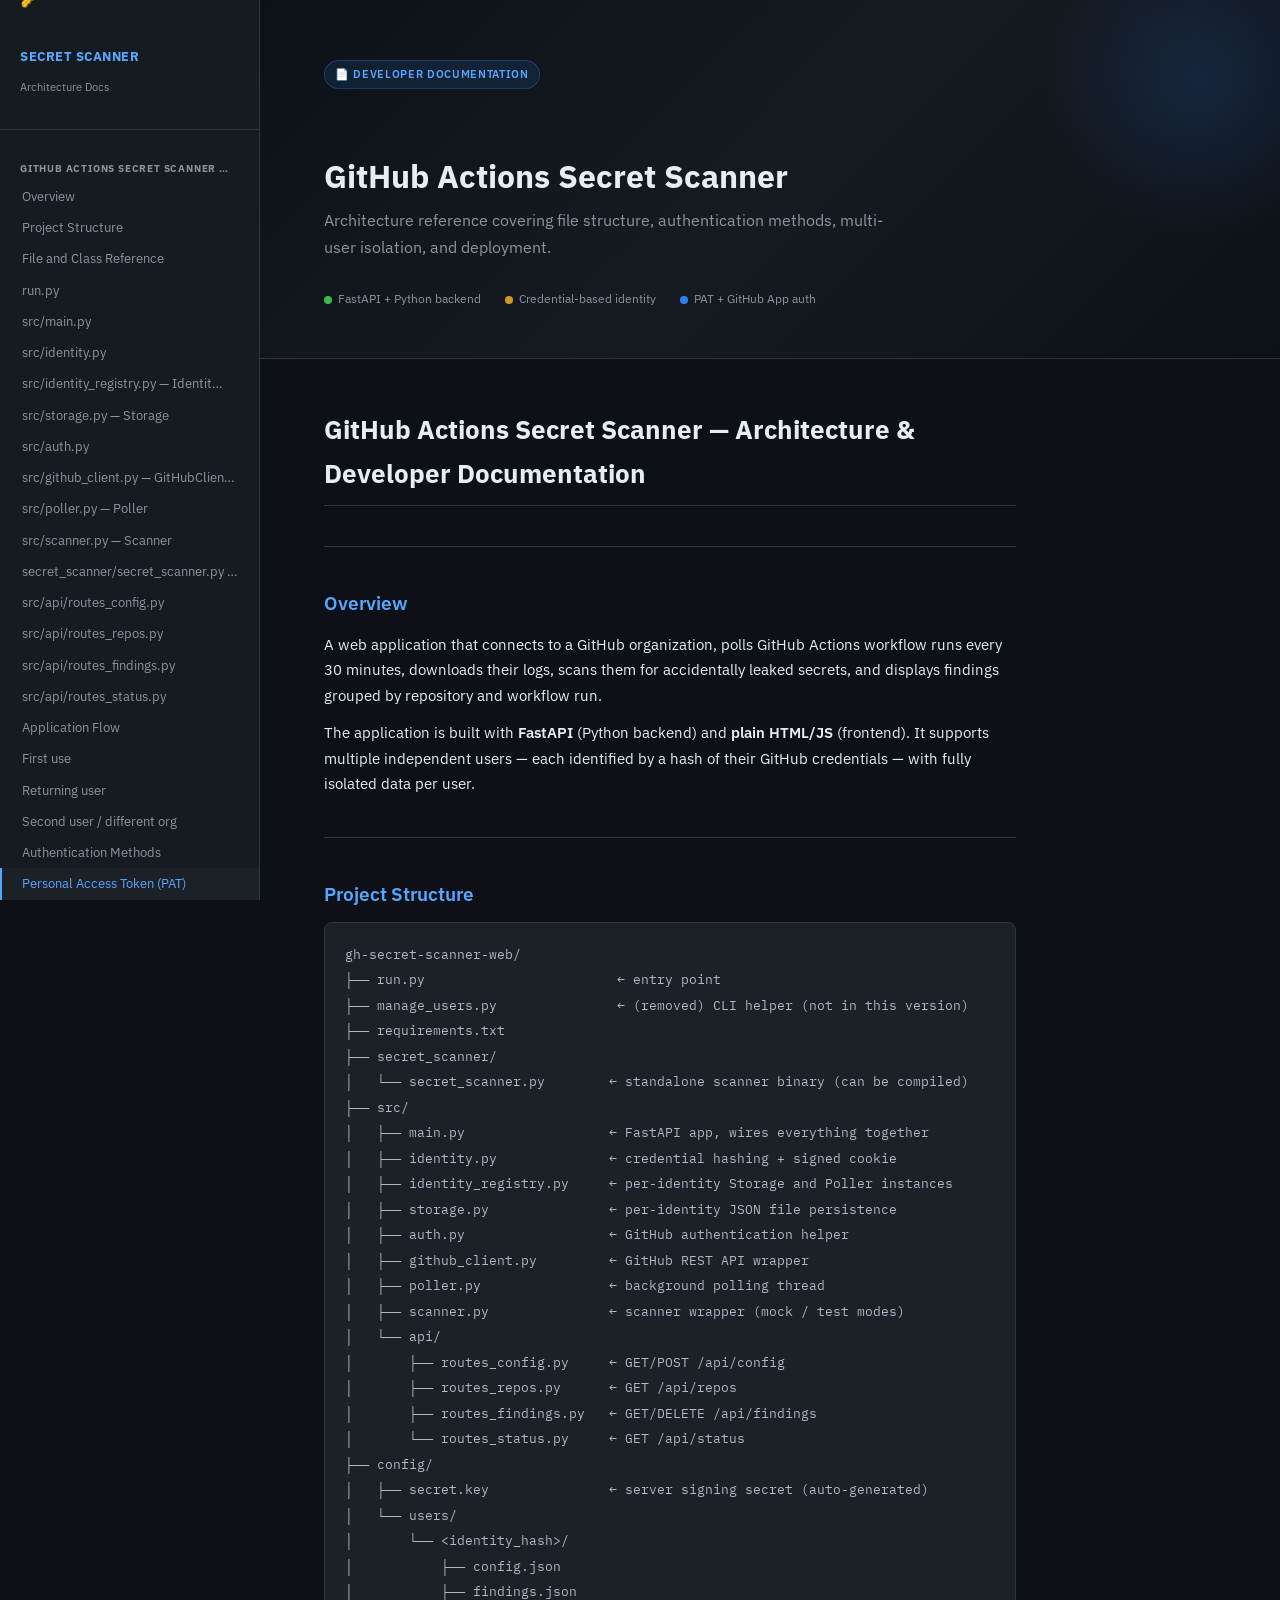
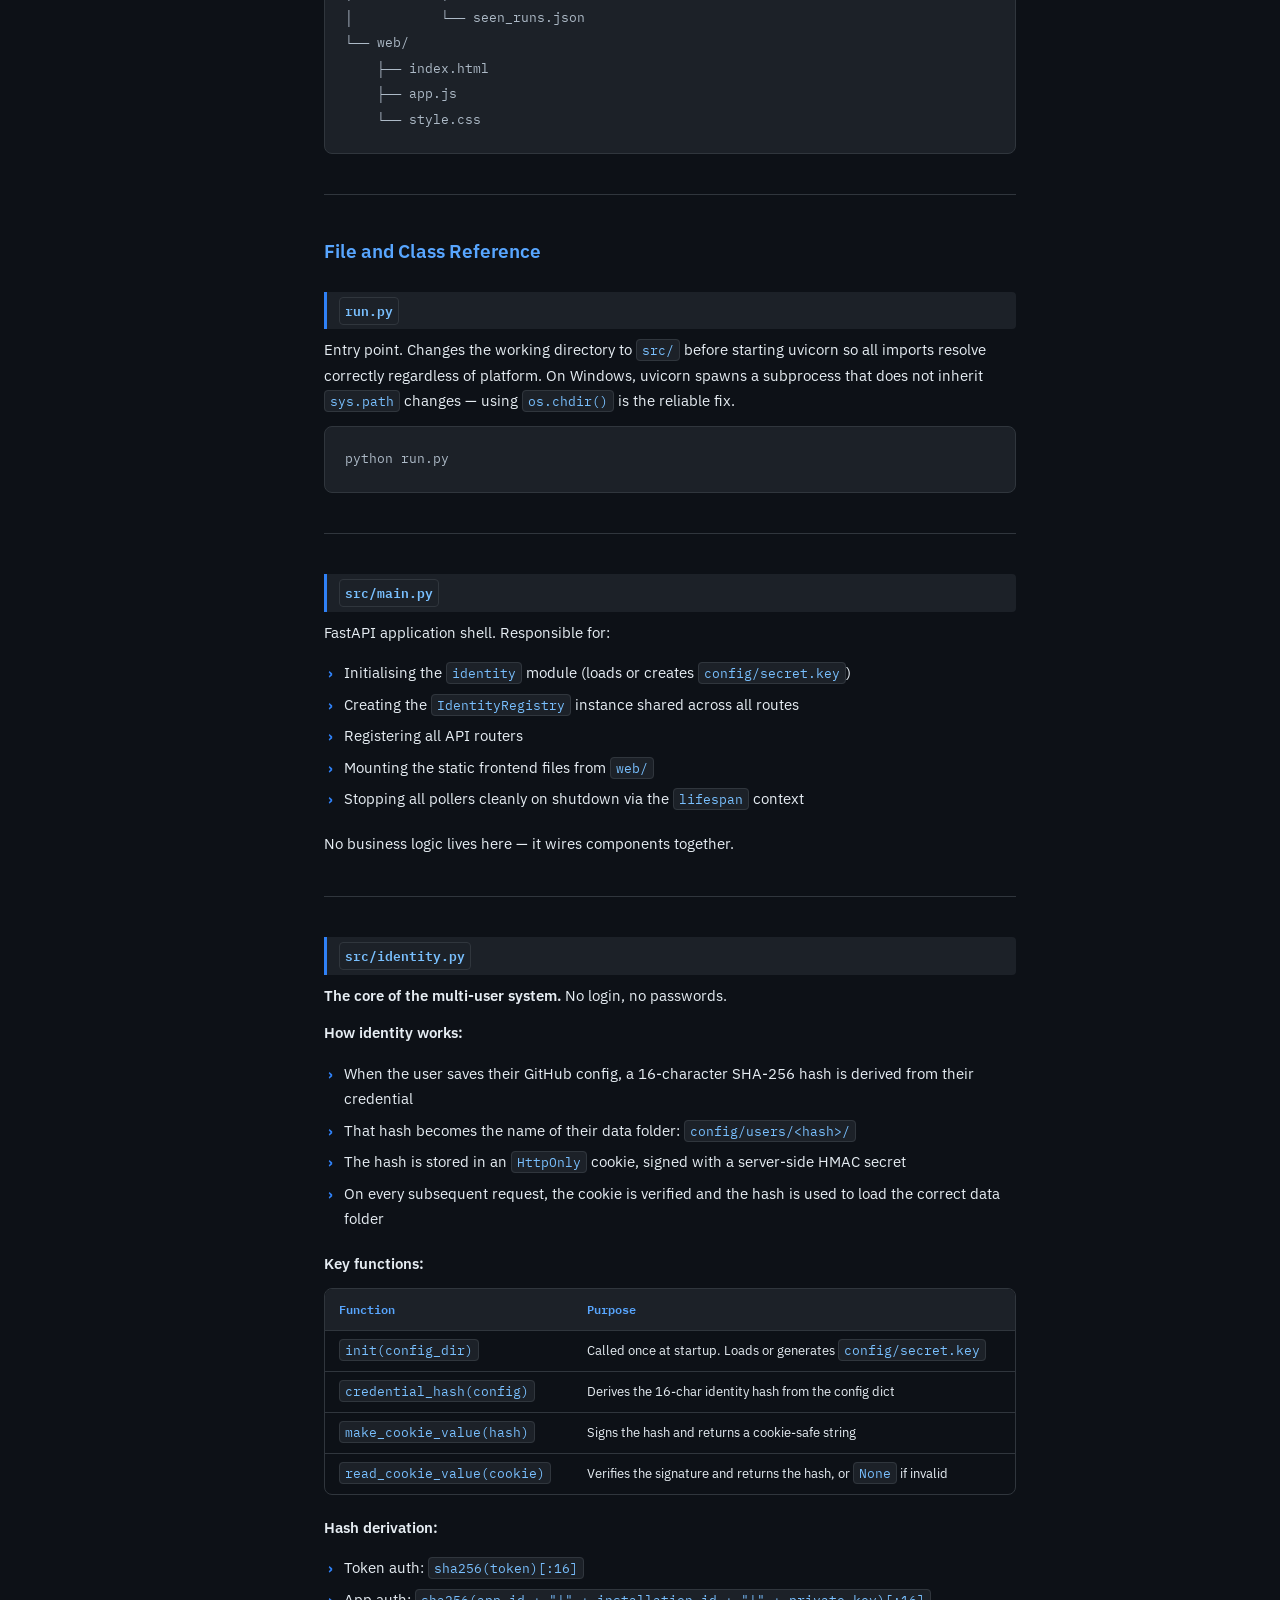
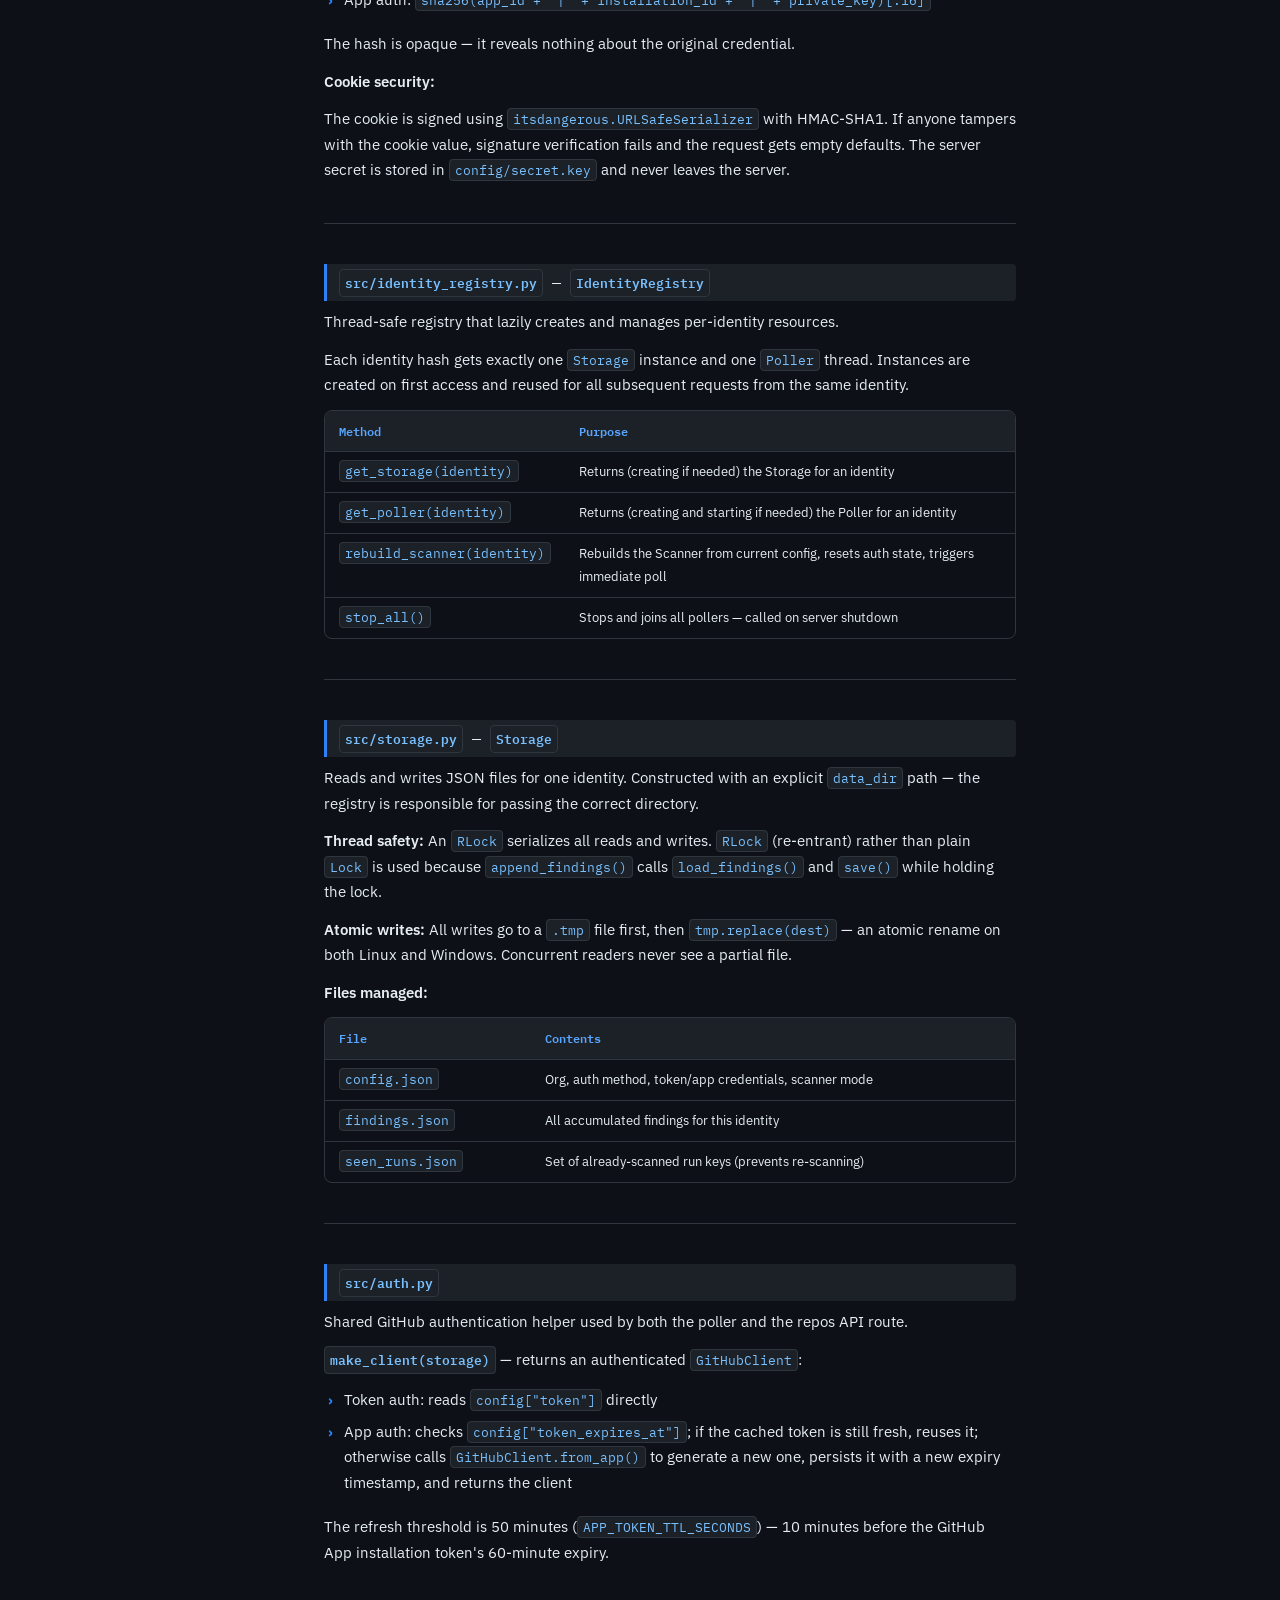
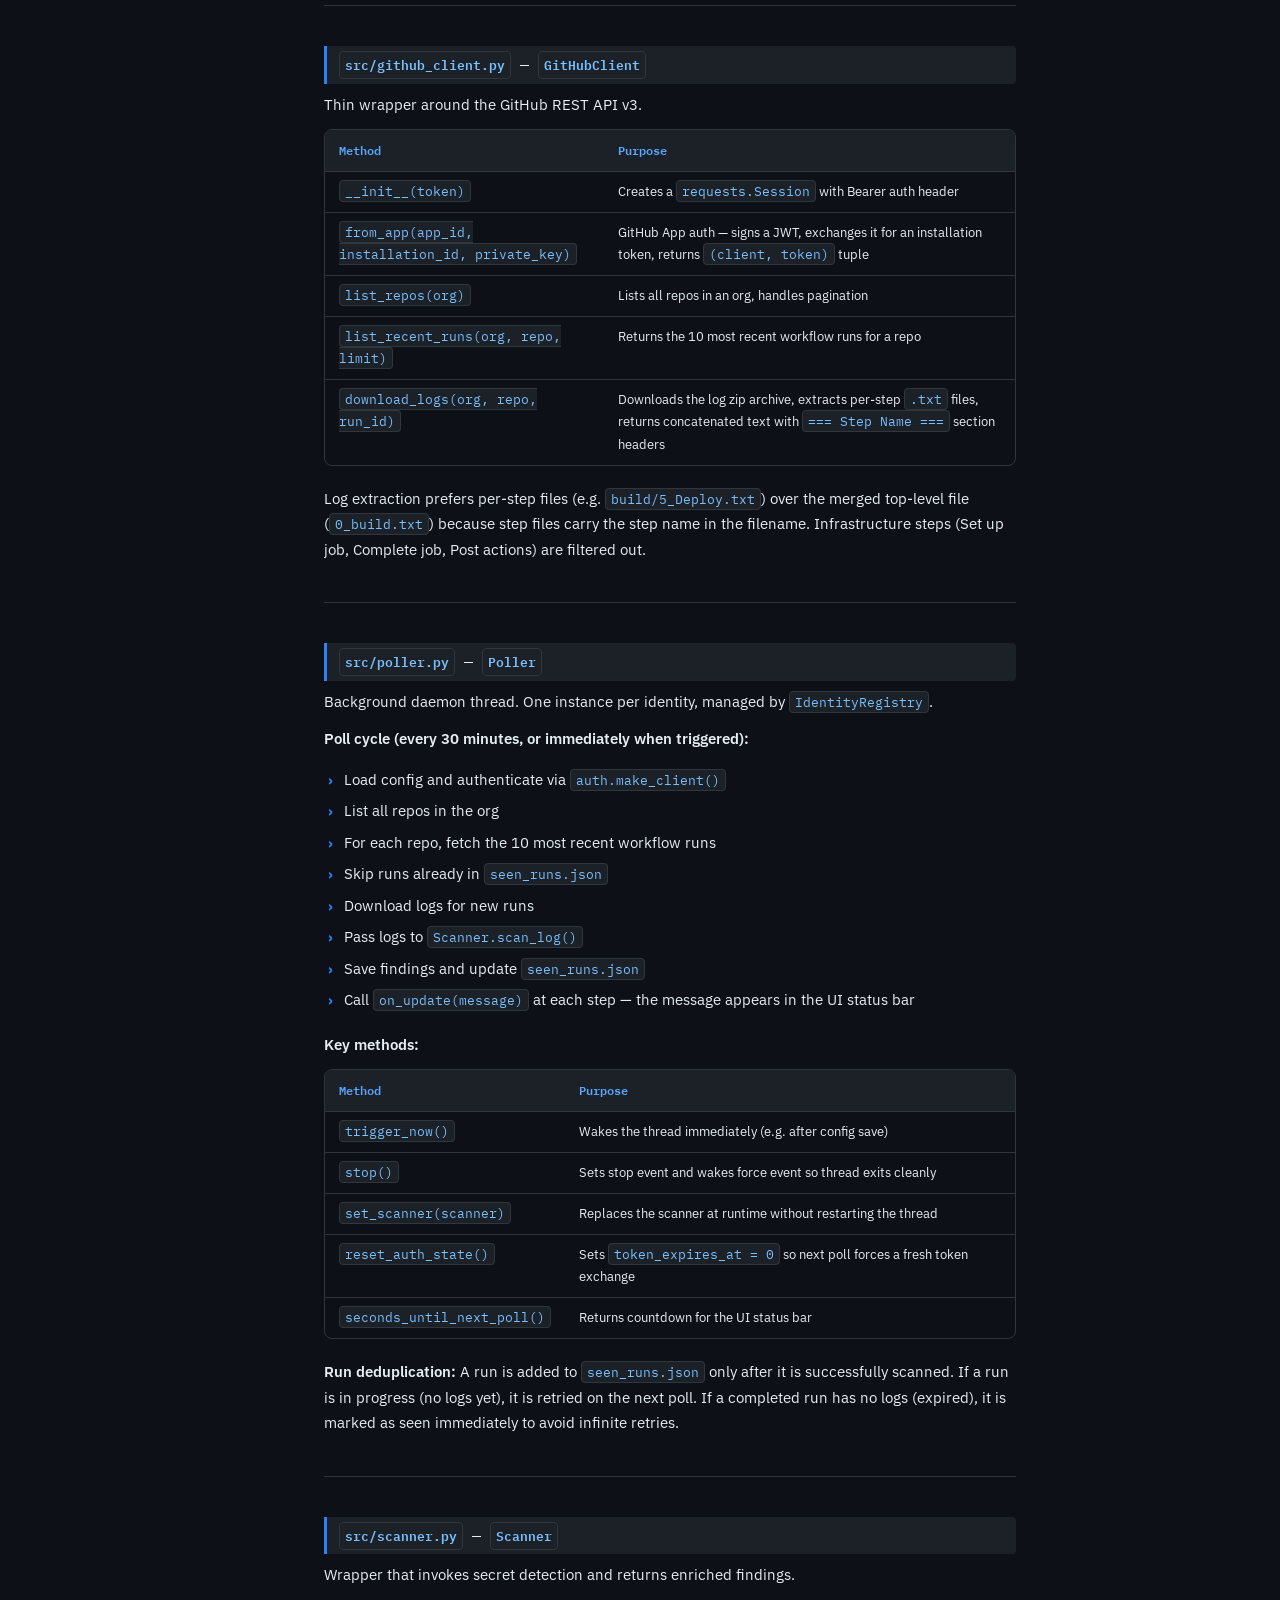
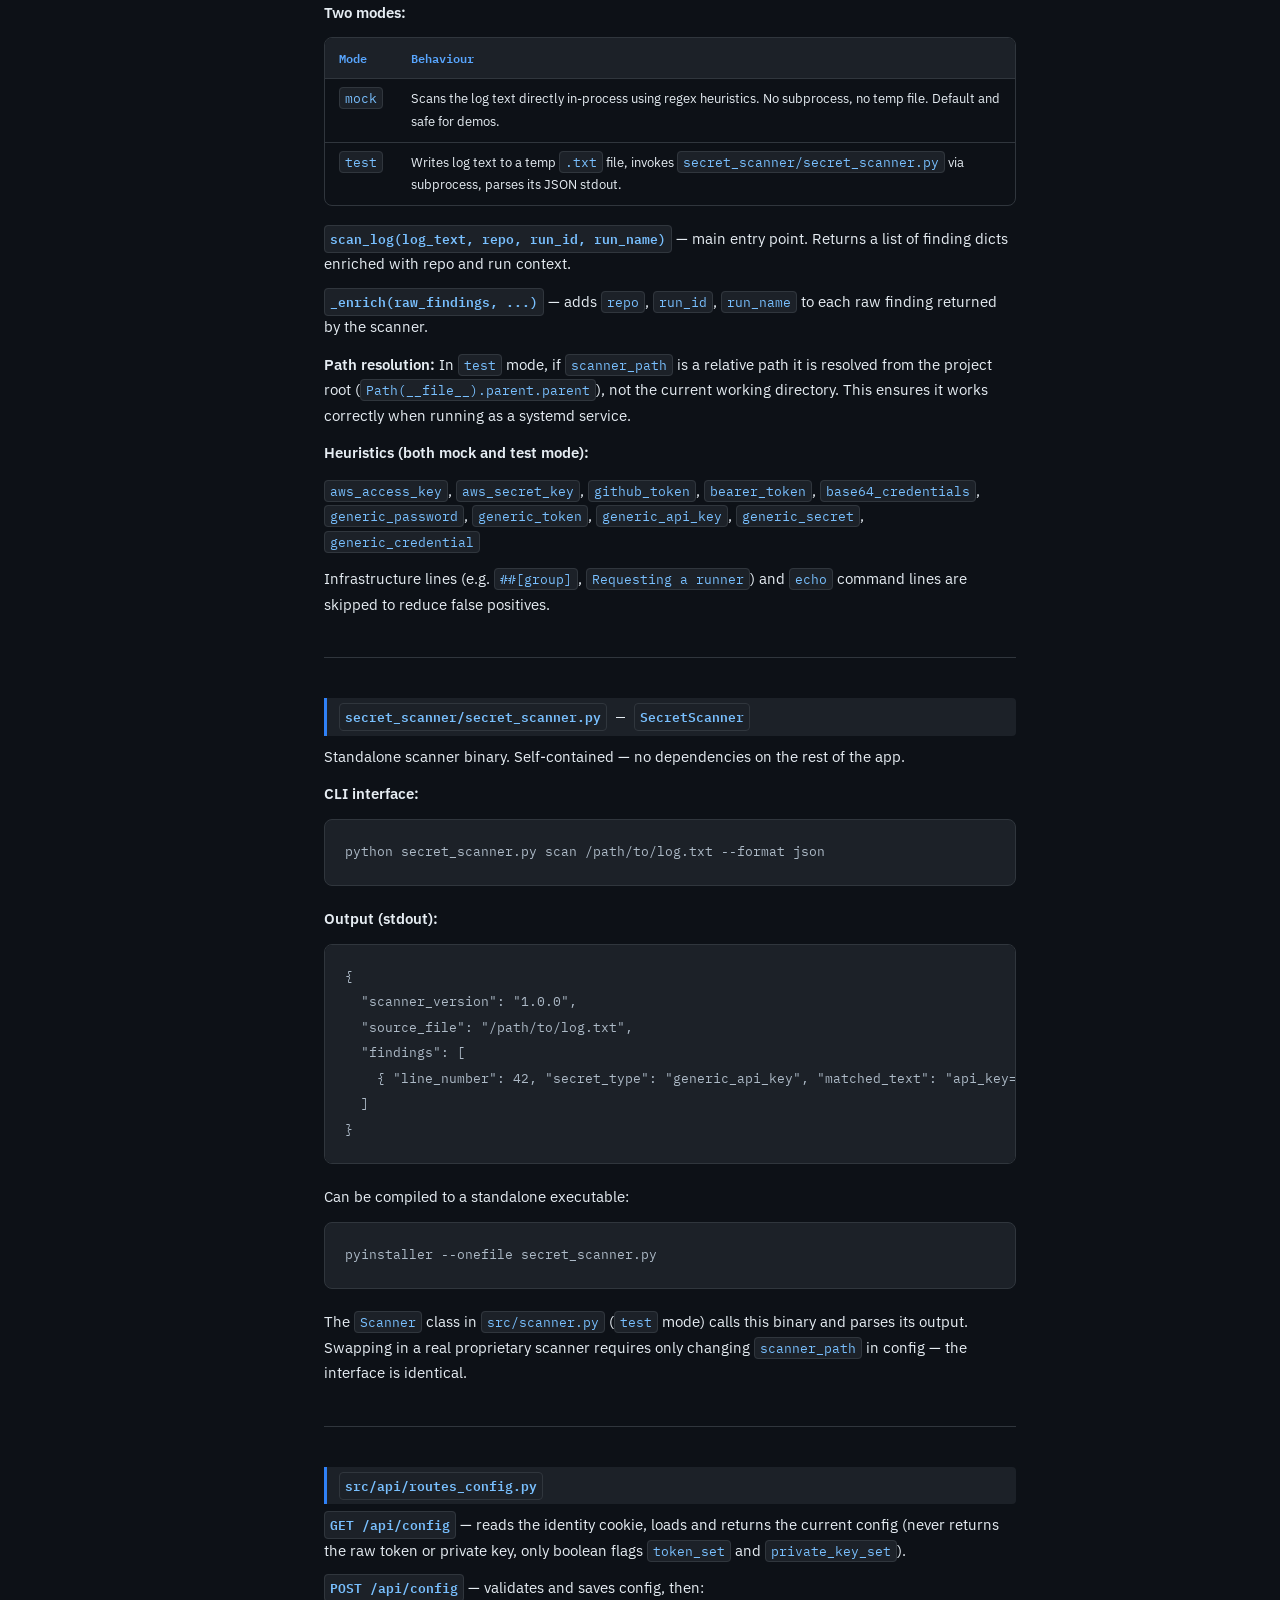
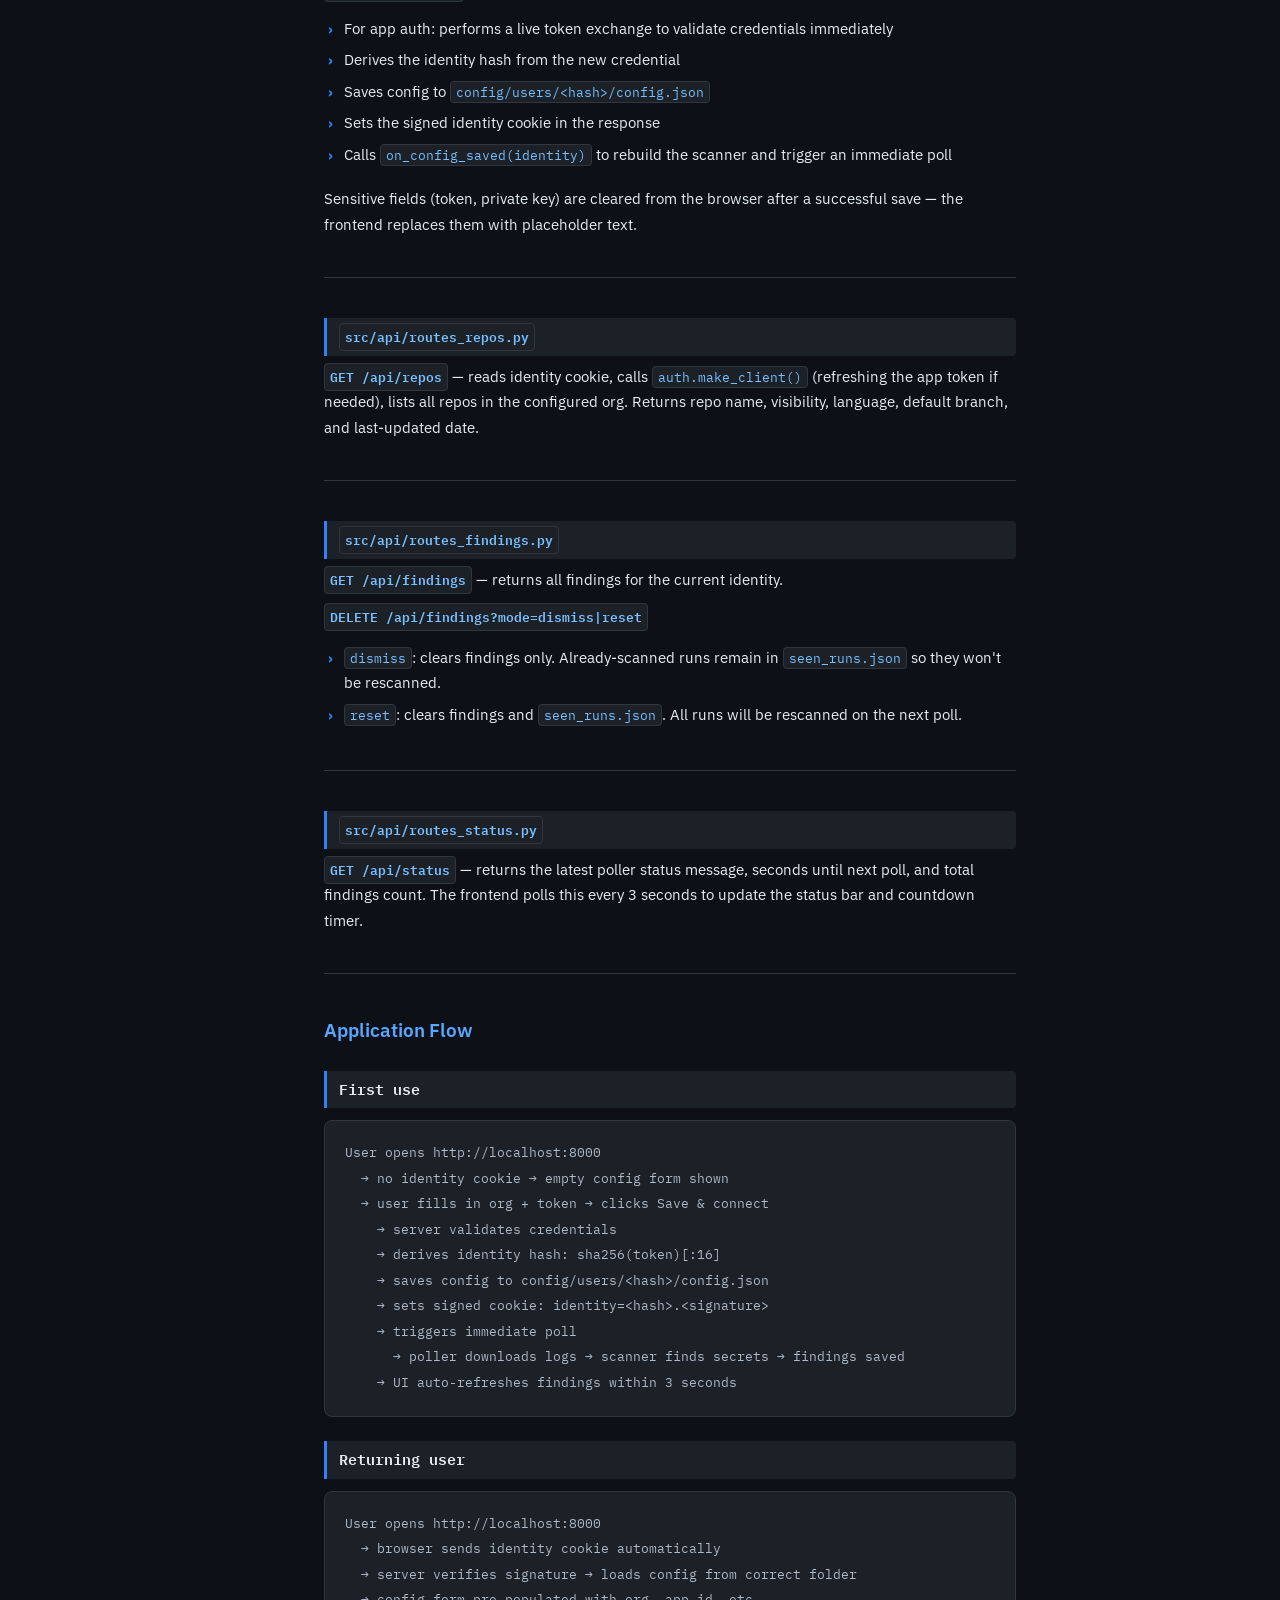
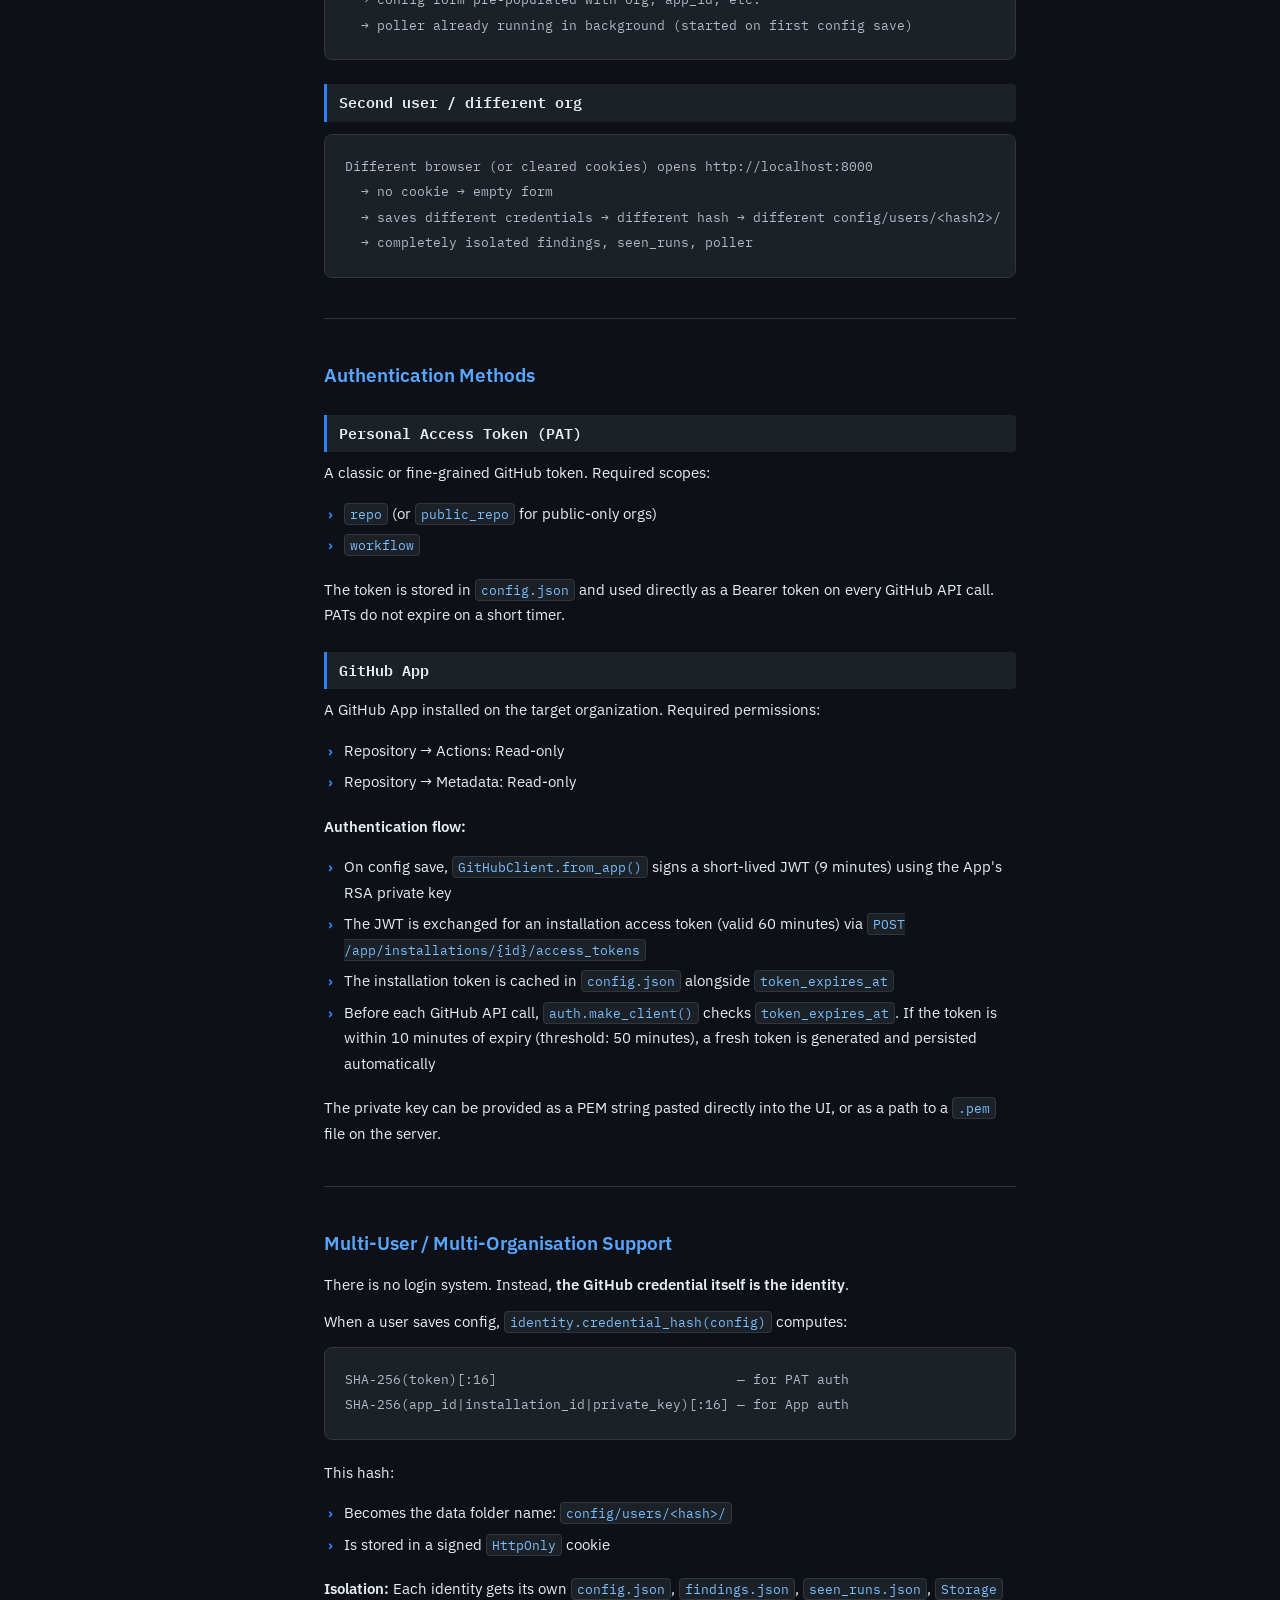
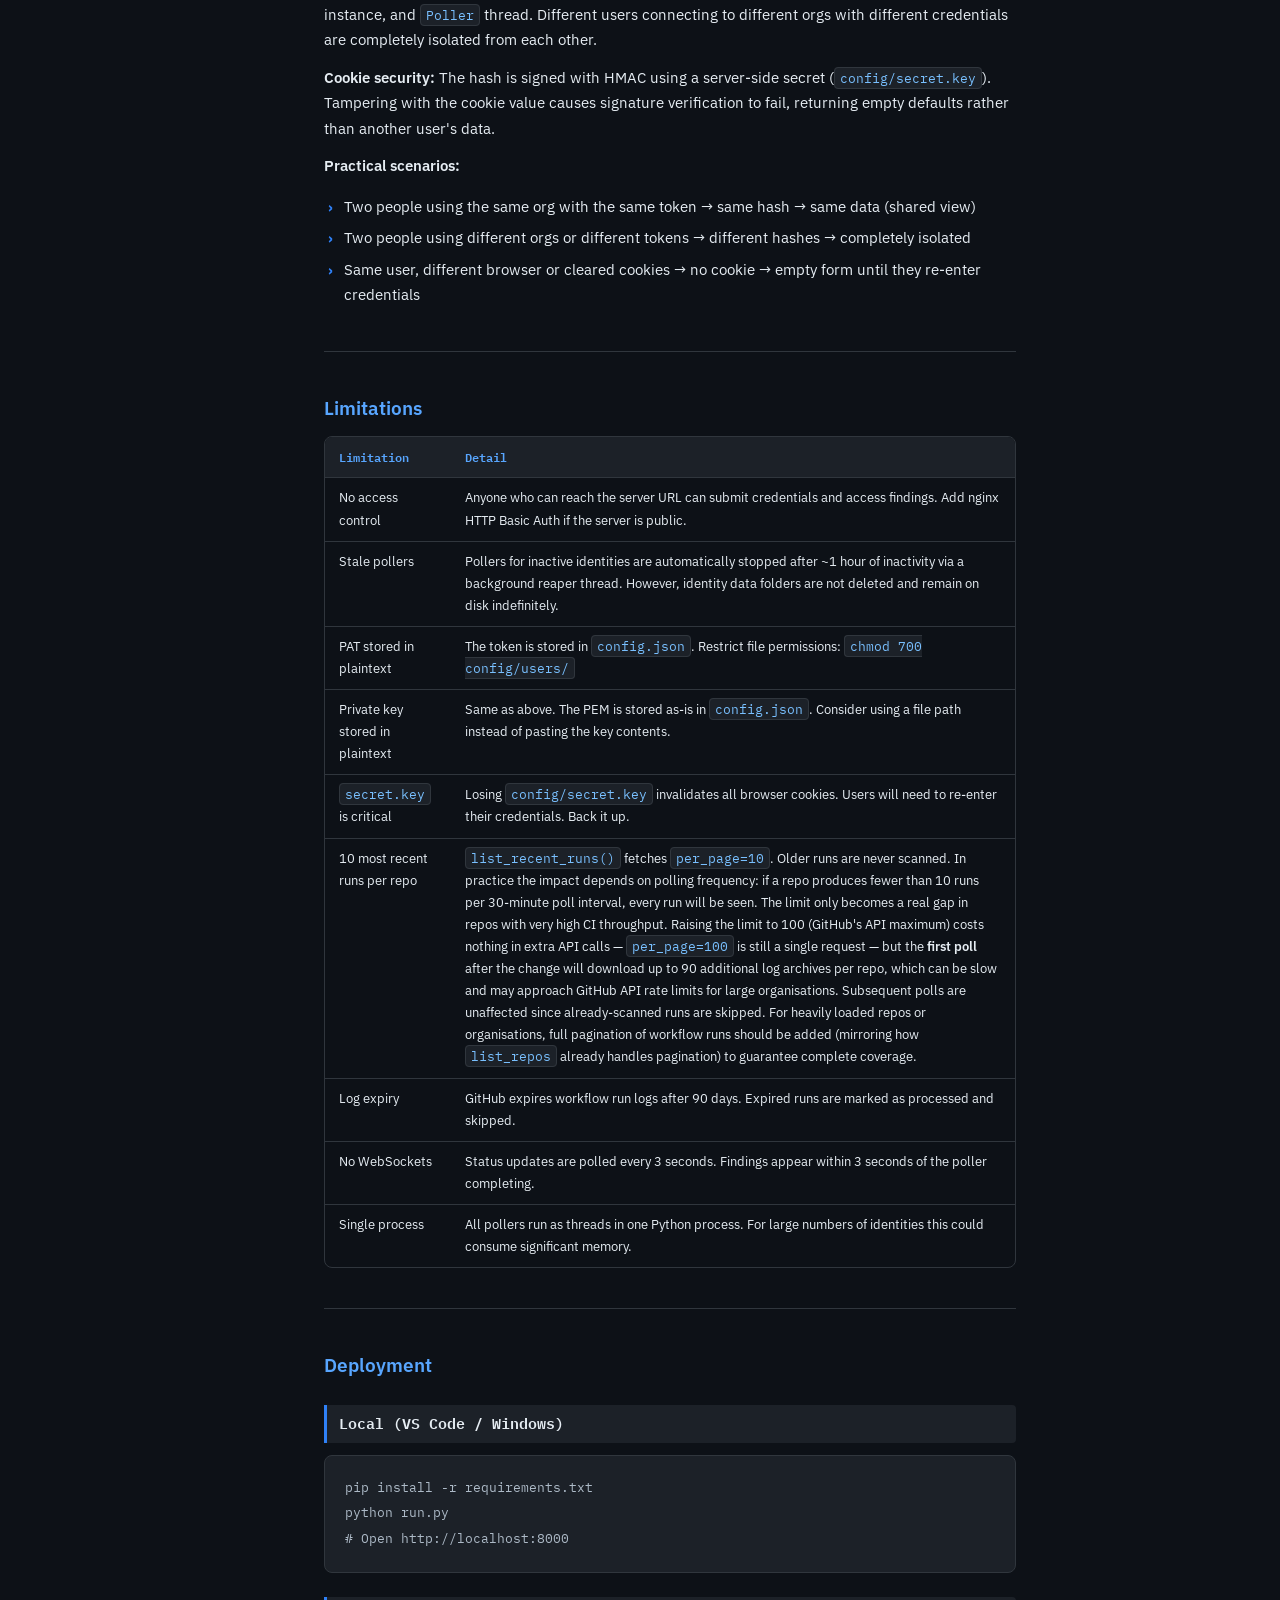
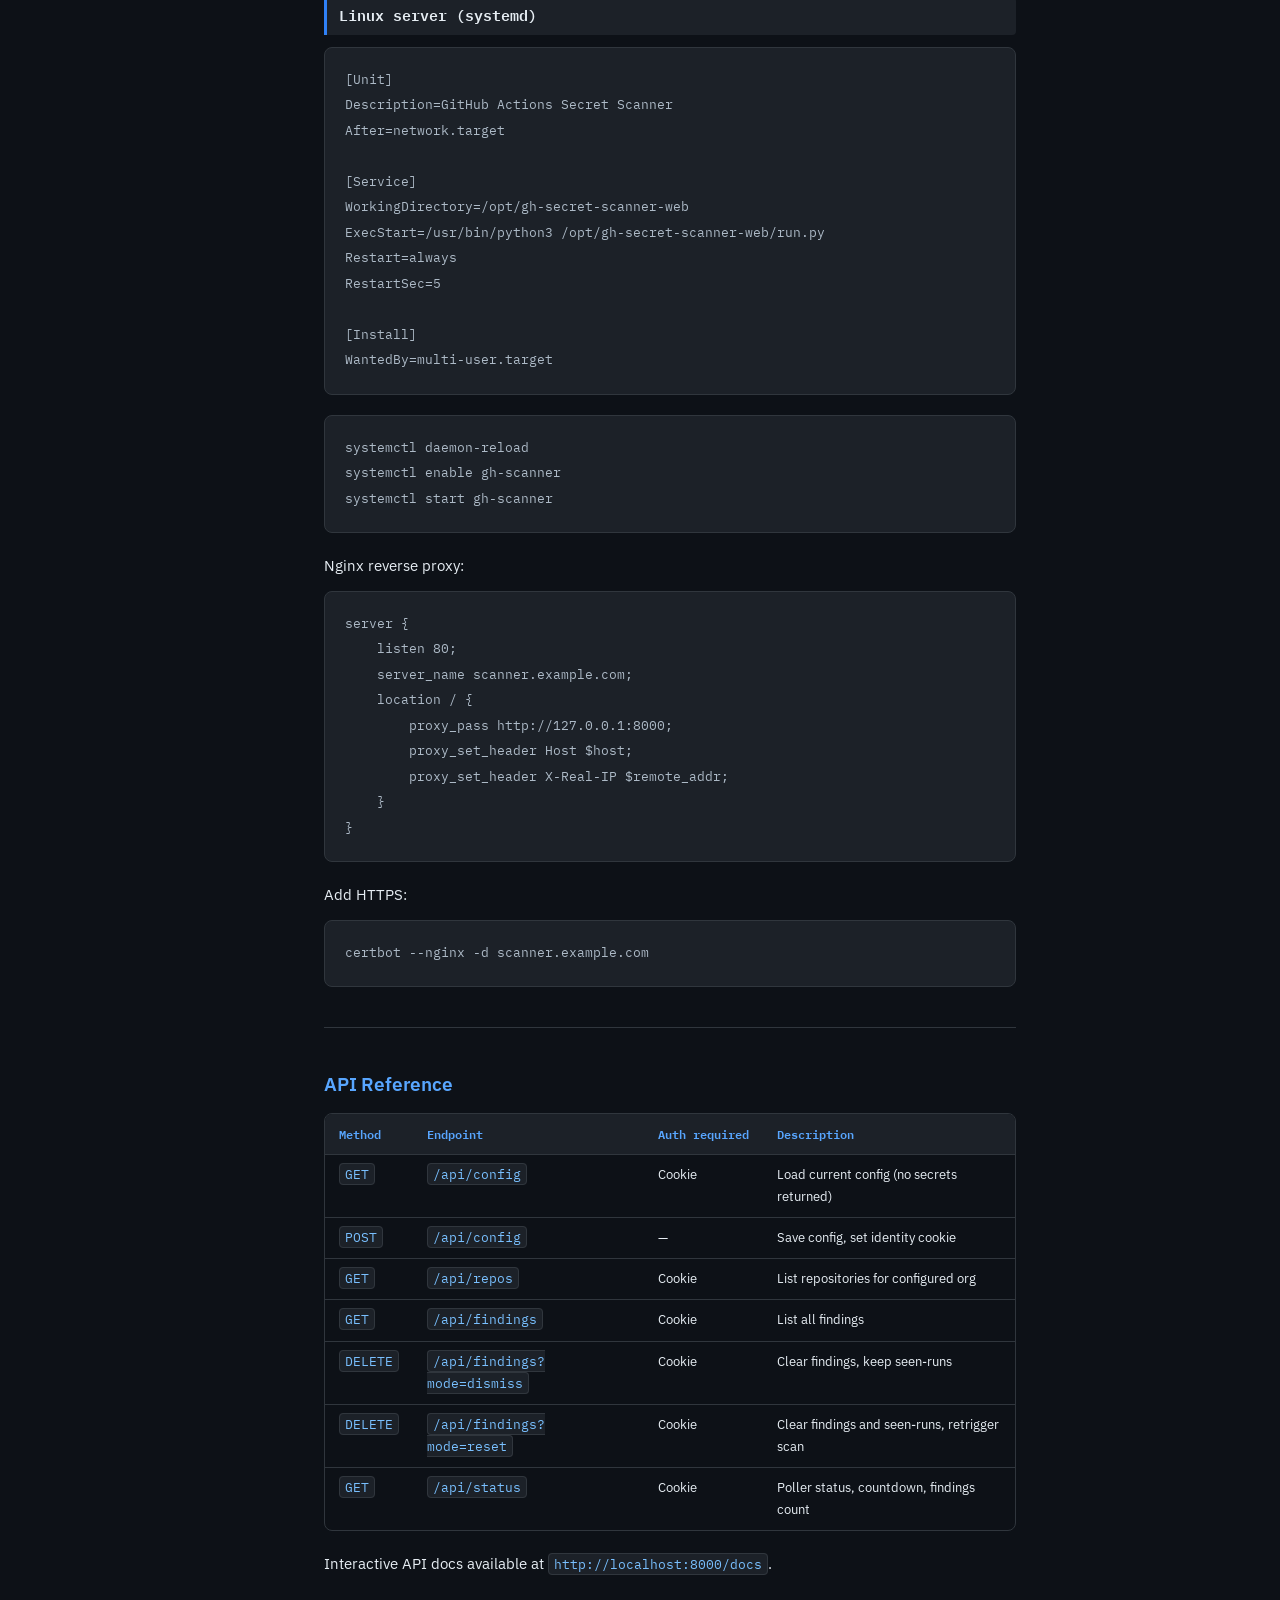
<file: docs/Architecture.html>
<!DOCTYPE html>
<html lang="en">
<head>
<meta charset="UTF-8">
<meta name="viewport" content="width=device-width, initial-scale=1.0">
<title>GitHub Actions Secret Scanner — Architecture</title>
<link rel="preconnect" href="https://fonts.googleapis.com">
<link href="https://fonts.googleapis.com/css2?family=IBM+Plex+Mono:wght@400;600&family=IBM+Plex+Sans:ital,wght@0,400;0,500;0,600;0,700;1,400&display=swap" rel="stylesheet">
<style>
:root {
  --bg:        #0d1117;
  --surface:   #161b22;
  --surface2:  #1c2128;
  --border:    #30363d;
  --accent:    #2f81f7;
  --accent2:   #58a6ff;
  --green:     #3fb950;
  --yellow:    #d29922;
  --red:       #f85149;
  --text:      #e6edf3;
  --muted:     #8b949e;
  --code-bg:   #1c2128;
  --mono:      'IBM Plex Mono', monospace;
  --sans:      'IBM Plex Sans', sans-serif;
}
*, *::before, *::after { box-sizing: border-box; margin: 0; padding: 0; }
html { scroll-behavior: smooth; }
body {
  font-family: var(--sans);
  background: var(--bg);
  color: var(--text);
  font-size: 15px;
  line-height: 1.7;
  display: flex;
  min-height: 100vh;
}
#sidebar {
  width: 260px;
  flex-shrink: 0;
  position: fixed;
  top: 0; left: 0;
  height: 100vh;
  overflow-y: auto;
  background: var(--surface);
  border-right: 1px solid var(--border);
  padding: 24px 0;
  z-index: 10;
}
.sidebar-logo {
  padding: 0 20px 20px;
  border-bottom: 1px solid var(--border);
  margin-bottom: 16px;
}
.sidebar-logo .icon { font-size: 22px; margin-bottom: 6px; display: block; }
.sidebar-logo h2 {
  font-size: 13px; font-weight: 700; color: var(--accent2);
  letter-spacing: .04em; text-transform: uppercase; line-height: 1.3;
}
.sidebar-logo p { font-size: 11px; color: var(--muted); margin-top: 2px; }
nav a {
  display: block; padding: 5px 20px; font-size: 12.5px; color: var(--muted);
  text-decoration: none; transition: color .15s, background .15s;
  border-left: 2px solid transparent;
  white-space: nowrap; overflow: hidden; text-overflow: ellipsis;
}
nav a:hover { color: var(--text); background: var(--surface2); }
nav a.active { color: var(--accent2); border-left-color: var(--accent2); background: var(--surface2); }
nav .nav-section {
  font-size: 10px; font-weight: 700; text-transform: uppercase;
  letter-spacing: .08em; color: var(--muted); padding: 14px 20px 4px;
}
#content { margin-left: 260px; flex: 1; min-width: 0; }
.hero {
  background: linear-gradient(135deg, #0d1117 0%, #161b22 50%, #0d1117 100%);
  border-bottom: 1px solid var(--border);
  padding: 60px 64px 48px;
  position: relative; overflow: hidden;
}
.hero::before {
  content: ''; position: absolute; top: -80px; right: -80px;
  width: 320px; height: 320px;
  background: radial-gradient(circle, rgba(47,129,247,.15) 0%, transparent 70%);
  pointer-events: none;
}
.hero-badge {
  display: inline-flex; align-items: center; gap: 6px;
  background: rgba(47,129,247,.12); border: 1px solid rgba(47,129,247,.3);
  color: var(--accent2); font-size: 11px; font-weight: 600;
  letter-spacing: .06em; text-transform: uppercase;
  padding: 4px 10px; border-radius: 20px; margin-bottom: 20px;
}
.hero h1 {
  font-size: 32px; font-weight: 700; color: var(--text);
  line-height: 1.2; margin-bottom: 12px; border: none; padding: 0;
}
.hero p { color: var(--muted); font-size: 16px; max-width: 560px; margin: 0; }
.hero-meta { display: flex; gap: 24px; margin-top: 28px; flex-wrap: wrap; }
.hero-chip { display: flex; align-items: center; gap: 6px; font-size: 12px; color: var(--muted); }
.hero-chip .dot { width: 8px; height: 8px; border-radius: 50%; background: var(--green); flex-shrink: 0; }
.hero-chip .dot.yellow { background: var(--yellow); }
.hero-chip .dot.blue   { background: var(--accent); }
article { max-width: 820px; padding: 48px 64px 80px; }
h1 {
  font-size: 26px; font-weight: 700; color: var(--text);
  margin: 48px 0 16px; padding-bottom: 10px;
  border-bottom: 1px solid var(--border); scroll-margin-top: 20px;
}
h1:first-child { margin-top: 0; }
h2 { font-size: 19px; font-weight: 600; color: var(--accent2); margin: 36px 0 12px; scroll-margin-top: 20px; }
h3 {
  font-size: 15px; font-weight: 600; color: var(--text); margin: 24px 0 8px;
  font-family: var(--mono); background: var(--surface2);
  border-left: 3px solid var(--accent); padding: 6px 12px;
  border-radius: 0 4px 4px 0; scroll-margin-top: 20px;
}
h4 {
  font-size: 13px; font-weight: 700; color: var(--muted);
  text-transform: uppercase; letter-spacing: .06em; margin: 20px 0 8px;
}
p { margin: 0 0 12px; color: var(--text); }
a { color: var(--accent2); text-decoration: none; }
a:hover { text-decoration: underline; }
strong { color: var(--text); font-weight: 600; }
code {
  font-family: var(--mono); font-size: 12.5px; background: var(--code-bg);
  border: 1px solid var(--border); padding: 2px 5px; border-radius: 4px; color: #79c0ff;
}
pre {
  background: var(--code-bg); border: 1px solid var(--border);
  border-radius: 8px; padding: 20px; overflow-x: auto; margin: 12px 0 20px;
}
pre code {
  background: none; border: none; padding: 0;
  font-size: 12.5px; color: #adbac7; line-height: 1.6;
}
ul { margin: 8px 0 16px 0; padding-left: 0; list-style: none; }
ul li { padding: 3px 0 3px 20px; position: relative; color: var(--text); }
ul li::before { content: '›'; position: absolute; left: 4px; color: var(--accent); font-weight: 700; }
hr { border: none; border-top: 1px solid var(--border); margin: 40px 0; }
.table-wrap { overflow-x: auto; margin: 12px 0 20px; border-radius: 8px; border: 1px solid var(--border); }
table { width: 100%; border-collapse: collapse; font-size: 13px; }
th {
  background: var(--surface2); color: var(--accent2); font-weight: 600;
  text-align: left; padding: 10px 14px; border-bottom: 1px solid var(--border);
  white-space: nowrap; font-family: var(--mono); font-size: 12px;
}
td { padding: 9px 14px; border-bottom: 1px solid var(--border); vertical-align: top; color: var(--text); }
tr:last-child td { border-bottom: none; }
tr:hover td { background: var(--surface2); }
#back-top {
  position: fixed; bottom: 28px; right: 28px; width: 38px; height: 38px;
  background: var(--surface); border: 1px solid var(--border); border-radius: 8px;
  display: flex; align-items: center; justify-content: center;
  color: var(--muted); cursor: pointer; font-size: 16px;
  opacity: 0; transition: opacity .2s, color .15s; text-decoration: none;
}
#back-top.visible { opacity: 1; }
#back-top:hover { color: var(--accent2); border-color: var(--accent2); }
@media (max-width: 900px) {
  #sidebar { display: none; }
  #content { margin-left: 0; }
  .hero, article { padding-left: 24px; padding-right: 24px; }
}
</style>
</head>
<body>
<div id="sidebar">
  <div class="sidebar-logo">
    <span class="icon">🔑</span>
    <h2>Secret Scanner</h2>
    <p>Architecture Docs</p>
  </div>
  <nav id="toc"></nav>
</div>
<div id="content">
  <div class="hero">
    <div class="hero-badge">📄 Developer Documentation</div>
    <h1>GitHub Actions Secret Scanner</h1>
    <p>Architecture reference covering file structure, authentication methods, multi-user isolation, and deployment.</p>
    <div class="hero-meta">
      <div class="hero-chip"><span class="dot"></span>FastAPI + Python backend</div>
      <div class="hero-chip"><span class="dot yellow"></span>Credential-based identity</div>
      <div class="hero-chip"><span class="dot blue"></span>PAT + GitHub App auth</div>
    </div>
  </div>
  <article id="main">
    <h1>GitHub Actions Secret Scanner — Architecture &amp; Developer Documentation</h1>
<hr>
<h2>Overview</h2>
<p>A web application that connects to a GitHub organization, polls GitHub Actions workflow runs every 30 minutes, downloads their logs, scans them for accidentally leaked secrets, and displays findings grouped by repository and workflow run.</p>
<p>The application is built with <strong>FastAPI</strong> (Python backend) and <strong>plain HTML/JS</strong> (frontend). It supports multiple independent users — each identified by a hash of their GitHub credentials — with fully isolated data per user.</p>
<hr>
<h2>Project Structure</h2>
<pre><code>gh-secret-scanner-web/
├── run.py                        ← entry point
├── manage_users.py               ← (removed) CLI helper (not in this version)
├── requirements.txt
├── secret_scanner/
│   └── secret_scanner.py        ← standalone scanner binary (can be compiled)
├── src/
│   ├── main.py                  ← FastAPI app, wires everything together
│   ├── identity.py              ← credential hashing + signed cookie
│   ├── identity_registry.py     ← per-identity Storage and Poller instances
│   ├── storage.py               ← per-identity JSON file persistence
│   ├── auth.py                  ← GitHub authentication helper
│   ├── github_client.py         ← GitHub REST API wrapper
│   ├── poller.py                ← background polling thread
│   ├── scanner.py               ← scanner wrapper (mock / test modes)
│   └── api/
│       ├── routes_config.py     ← GET/POST /api/config
│       ├── routes_repos.py      ← GET /api/repos
│       ├── routes_findings.py   ← GET/DELETE /api/findings
│       └── routes_status.py     ← GET /api/status
├── config/
│   ├── secret.key               ← server signing secret (auto-generated)
│   └── users/
│       └── &lt;identity_hash&gt;/
│           ├── config.json
│           ├── findings.json
│           └── seen_runs.json
└── web/
    ├── index.html
    ├── app.js
    └── style.css</code></pre>
<hr>
<h2>File and Class Reference</h2>
<h3><code>run.py</code></h3>
<p>Entry point. Changes the working directory to <code>src/</code> before starting uvicorn so all imports resolve correctly regardless of platform. On Windows, uvicorn spawns a subprocess that does not inherit <code>sys.path</code> changes — using <code>os.chdir()</code> is the reliable fix.</p>
<pre><code class="language-bash">python run.py</code></pre>
<hr>
<h3><code>src/main.py</code></h3>
<p>FastAPI application shell. Responsible for:</p>
<ul><li>Initialising the <code>identity</code> module (loads or creates <code>config/secret.key</code>)</li>
<li>Creating the <code>IdentityRegistry</code> instance shared across all routes</li>
<li>Registering all API routers</li>
<li>Mounting the static frontend files from <code>web/</code></li>
<li>Stopping all pollers cleanly on shutdown via the <code>lifespan</code> context</li>
</ul><p>No business logic lives here — it wires components together.</p>
<hr>
<h3><code>src/identity.py</code></h3>
<p><strong>The core of the multi-user system.</strong> No login, no passwords.</p>
<p><strong>How identity works:</strong></p>
<ul><li>When the user saves their GitHub config, a 16-character SHA-256 hash is derived from their credential</li>
<li>That hash becomes the name of their data folder: <code>config/users/&lt;hash&gt;/</code></li>
<li>The hash is stored in an <code>HttpOnly</code> cookie, signed with a server-side HMAC secret</li>
<li>On every subsequent request, the cookie is verified and the hash is used to load the correct data folder</li>
</ul><p><strong>Key functions:</strong></p>
<div class="table-wrap"><table>
<tr><th>Function</th><th>Purpose</th></tr>
<tr><td><code>init(config_dir)</code></td><td>Called once at startup. Loads or generates <code>config/secret.key</code></td></tr>
<tr><td><code>credential_hash(config)</code></td><td>Derives the 16-char identity hash from the config dict</td></tr>
<tr><td><code>make_cookie_value(hash)</code></td><td>Signs the hash and returns a cookie-safe string</td></tr>
<tr><td><code>read_cookie_value(cookie)</code></td><td>Verifies the signature and returns the hash, or <code>None</code> if invalid</td></tr>
</table></div>
<p><strong>Hash derivation:</strong></p>
<ul><li>Token auth: <code>sha256(token)[:16]</code></li>
<li>App auth: <code>sha256(app_id + "|" + installation_id + "|" + private_key)[:16]</code></li>
</ul><p>The hash is opaque — it reveals nothing about the original credential.</p>
<p><strong>Cookie security:</strong></p>
<p>The cookie is signed using <code>itsdangerous.URLSafeSerializer</code> with HMAC-SHA1. If anyone tampers with the cookie value, signature verification fails and the request gets empty defaults. The server secret is stored in <code>config/secret.key</code> and never leaves the server.</p>
<hr>
<h3><code>src/identity_registry.py</code> — <code>IdentityRegistry</code></h3>
<p>Thread-safe registry that lazily creates and manages per-identity resources.</p>
<p>Each identity hash gets exactly one <code>Storage</code> instance and one <code>Poller</code> thread. Instances are created on first access and reused for all subsequent requests from the same identity.</p>
<div class="table-wrap"><table>
<tr><th>Method</th><th>Purpose</th></tr>
<tr><td><code>get_storage(identity)</code></td><td>Returns (creating if needed) the Storage for an identity</td></tr>
<tr><td><code>get_poller(identity)</code></td><td>Returns (creating and starting if needed) the Poller for an identity</td></tr>
<tr><td><code>rebuild_scanner(identity)</code></td><td>Rebuilds the Scanner from current config, resets auth state, triggers immediate poll</td></tr>
<tr><td><code>stop_all()</code></td><td>Stops and joins all pollers — called on server shutdown</td></tr>
</table></div>
<hr>
<h3><code>src/storage.py</code> — <code>Storage</code></h3>
<p>Reads and writes JSON files for one identity. Constructed with an explicit <code>data_dir</code> path — the registry is responsible for passing the correct directory.</p>
<p><strong>Thread safety:</strong> An <code>RLock</code> serializes all reads and writes. <code>RLock</code> (re-entrant) rather than plain <code>Lock</code> is used because <code>append_findings()</code> calls <code>load_findings()</code> and <code>save()</code> while holding the lock.</p>
<p><strong>Atomic writes:</strong> All writes go to a <code>.tmp</code> file first, then <code>tmp.replace(dest)</code> — an atomic rename on both Linux and Windows. Concurrent readers never see a partial file.</p>
<p><strong>Files managed:</strong></p>
<div class="table-wrap"><table>
<tr><th>File</th><th>Contents</th></tr>
<tr><td><code>config.json</code></td><td>Org, auth method, token/app credentials, scanner mode</td></tr>
<tr><td><code>findings.json</code></td><td>All accumulated findings for this identity</td></tr>
<tr><td><code>seen_runs.json</code></td><td>Set of already-scanned run keys (prevents re-scanning)</td></tr>
</table></div>
<hr>
<h3><code>src/auth.py</code></h3>
<p>Shared GitHub authentication helper used by both the poller and the repos API route.</p>
<p><strong><code>make_client(storage)</code></strong> — returns an authenticated <code>GitHubClient</code>:</p>
<ul><li>Token auth: reads <code>config["token"]</code> directly</li>
<li>App auth: checks <code>config["token_expires_at"]</code>; if the cached token is still fresh, reuses it; otherwise calls <code>GitHubClient.from_app()</code> to generate a new one, persists it with a new expiry timestamp, and returns the client</li>
</ul><p>The refresh threshold is 50 minutes (<code>APP_TOKEN_TTL_SECONDS</code>) — 10 minutes before the GitHub App installation token's 60-minute expiry.</p>
<hr>
<h3><code>src/github_client.py</code> — <code>GitHubClient</code></h3>
<p>Thin wrapper around the GitHub REST API v3.</p>
<div class="table-wrap"><table>
<tr><th>Method</th><th>Purpose</th></tr>
<tr><td><code>__init__(token)</code></td><td>Creates a <code>requests.Session</code> with Bearer auth header</td></tr>
<tr><td><code>from_app(app_id, installation_id, private_key)</code></td><td>GitHub App auth — signs a JWT, exchanges it for an installation token, returns <code>(client, token)</code> tuple</td></tr>
<tr><td><code>list_repos(org)</code></td><td>Lists all repos in an org, handles pagination</td></tr>
<tr><td><code>list_recent_runs(org, repo, limit)</code></td><td>Returns the 10 most recent workflow runs for a repo</td></tr>
<tr><td><code>download_logs(org, repo, run_id)</code></td><td>Downloads the log zip archive, extracts per-step <code>.txt</code> files, returns concatenated text with <code>=== Step Name ===</code> section headers</td></tr>
</table></div>
<p>Log extraction prefers per-step files (e.g. <code>build/5_Deploy.txt</code>) over the merged top-level file (<code>0_build.txt</code>) because step files carry the step name in the filename. Infrastructure steps (Set up job, Complete job, Post actions) are filtered out.</p>
<hr>
<h3><code>src/poller.py</code> — <code>Poller</code></h3>
<p>Background daemon thread. One instance per identity, managed by <code>IdentityRegistry</code>.</p>
<p><strong>Poll cycle (every 30 minutes, or immediately when triggered):</strong></p>
<ul><li>Load config and authenticate via <code>auth.make_client()</code></li>
<li>List all repos in the org</li>
<li>For each repo, fetch the 10 most recent workflow runs</li>
<li>Skip runs already in <code>seen_runs.json</code></li>
<li>Download logs for new runs</li>
<li>Pass logs to <code>Scanner.scan_log()</code></li>
<li>Save findings and update <code>seen_runs.json</code></li>
<li>Call <code>on_update(message)</code> at each step — the message appears in the UI status bar</li>
</ul><p><strong>Key methods:</strong></p>
<div class="table-wrap"><table>
<tr><th>Method</th><th>Purpose</th></tr>
<tr><td><code>trigger_now()</code></td><td>Wakes the thread immediately (e.g. after config save)</td></tr>
<tr><td><code>stop()</code></td><td>Sets stop event and wakes force event so thread exits cleanly</td></tr>
<tr><td><code>set_scanner(scanner)</code></td><td>Replaces the scanner at runtime without restarting the thread</td></tr>
<tr><td><code>reset_auth_state()</code></td><td>Sets <code>token_expires_at = 0</code> so next poll forces a fresh token exchange</td></tr>
<tr><td><code>seconds_until_next_poll()</code></td><td>Returns countdown for the UI status bar</td></tr>
</table></div>
<p><strong>Run deduplication:</strong> A run is added to <code>seen_runs.json</code> only after it is successfully scanned. If a run is in progress (no logs yet), it is retried on the next poll. If a completed run has no logs (expired), it is marked as seen immediately to avoid infinite retries.</p>
<hr>
<h3><code>src/scanner.py</code> — <code>Scanner</code></h3>
<p>Wrapper that invokes secret detection and returns enriched findings.</p>
<p><strong>Two modes:</strong></p>
<div class="table-wrap"><table>
<tr><th>Mode</th><th>Behaviour</th></tr>
<tr><td><code>mock</code></td><td>Scans the log text directly in-process using regex heuristics. No subprocess, no temp file. Default and safe for demos.</td></tr>
<tr><td><code>test</code></td><td>Writes log text to a temp <code>.txt</code> file, invokes <code>secret_scanner/secret_scanner.py</code> via subprocess, parses its JSON stdout.</td></tr>
</table></div>
<p><strong><code>scan_log(log_text, repo, run_id, run_name)</code></strong> — main entry point. Returns a list of finding dicts enriched with repo and run context.</p>
<p><strong><code>_enrich(raw_findings, ...)</code></strong> — adds <code>repo</code>, <code>run_id</code>, <code>run_name</code> to each raw finding returned by the scanner.</p>
<p><strong>Path resolution:</strong> In <code>test</code> mode, if <code>scanner_path</code> is a relative path it is resolved from the project root (<code>Path(__file__).parent.parent</code>), not the current working directory. This ensures it works correctly when running as a systemd service.</p>
<p><strong>Heuristics (both mock and test mode):</strong></p>
<p><code>aws_access_key</code>, <code>aws_secret_key</code>, <code>github_token</code>, <code>bearer_token</code>, <code>base64_credentials</code>, <code>generic_password</code>, <code>generic_token</code>, <code>generic_api_key</code>, <code>generic_secret</code>, <code>generic_credential</code></p>
<p>Infrastructure lines (e.g. <code>##[group]</code>, <code>Requesting a runner</code>) and <code>echo</code> command lines are skipped to reduce false positives.</p>
<hr>
<h3><code>secret_scanner/secret_scanner.py</code> — <code>SecretScanner</code></h3>
<p>Standalone scanner binary. Self-contained — no dependencies on the rest of the app.</p>
<p><strong>CLI interface:</strong></p>
<pre><code class="language-bash">python secret_scanner.py scan /path/to/log.txt --format json</code></pre>
<p><strong>Output (stdout):</strong></p>
<pre><code class="language-json">{
  "scanner_version": "1.0.0",
  "source_file": "/path/to/log.txt",
  "findings": [
    { "line_number": 42, "secret_type": "generic_api_key", "matched_text": "api_key=abc123", "step": "Deploy" }
  ]
}</code></pre>
<p>Can be compiled to a standalone executable:</p>
<pre><code class="language-bash">pyinstaller --onefile secret_scanner.py</code></pre>
<p>The <code>Scanner</code> class in <code>src/scanner.py</code> (<code>test</code> mode) calls this binary and parses its output. Swapping in a real proprietary scanner requires only changing <code>scanner_path</code> in config — the interface is identical.</p>
<hr>
<h3><code>src/api/routes_config.py</code></h3>
<p><strong><code>GET /api/config</code></strong> — reads the identity cookie, loads and returns the current config (never returns the raw token or private key, only boolean flags <code>token_set</code> and <code>private_key_set</code>).</p>
<p><strong><code>POST /api/config</code></strong> — validates and saves config, then:</p>
<ul><li>For app auth: performs a live token exchange to validate credentials immediately</li>
<li>Derives the identity hash from the new credential</li>
<li>Saves config to <code>config/users/&lt;hash&gt;/config.json</code></li>
<li>Sets the signed identity cookie in the response</li>
<li>Calls <code>on_config_saved(identity)</code> to rebuild the scanner and trigger an immediate poll</li>
</ul><p>Sensitive fields (token, private key) are cleared from the browser after a successful save — the frontend replaces them with placeholder text.</p>
<hr>
<h3><code>src/api/routes_repos.py</code></h3>
<p><strong><code>GET /api/repos</code></strong> — reads identity cookie, calls <code>auth.make_client()</code> (refreshing the app token if needed), lists all repos in the configured org. Returns repo name, visibility, language, default branch, and last-updated date.</p>
<hr>
<h3><code>src/api/routes_findings.py</code></h3>
<p><strong><code>GET /api/findings</code></strong> — returns all findings for the current identity.</p>
<p><strong><code>DELETE /api/findings?mode=dismiss|reset</code></strong></p>
<ul><li><code>dismiss</code>: clears findings only. Already-scanned runs remain in <code>seen_runs.json</code> so they won't be rescanned.</li>
<li><code>reset</code>: clears findings and <code>seen_runs.json</code>. All runs will be rescanned on the next poll.</li>
</ul><hr>
<h3><code>src/api/routes_status.py</code></h3>
<p><strong><code>GET /api/status</code></strong> — returns the latest poller status message, seconds until next poll, and total findings count. The frontend polls this every 3 seconds to update the status bar and countdown timer.</p>
<hr>
<h2>Application Flow</h2>
<h3>First use</h3>
<pre><code>User opens http://localhost:8000
  → no identity cookie → empty config form shown
  → user fills in org + token → clicks Save &amp; connect
    → server validates credentials
    → derives identity hash: sha256(token)[:16]
    → saves config to config/users/&lt;hash&gt;/config.json
    → sets signed cookie: identity=&lt;hash&gt;.&lt;signature&gt;
    → triggers immediate poll
      → poller downloads logs → scanner finds secrets → findings saved
    → UI auto-refreshes findings within 3 seconds</code></pre>
<h3>Returning user</h3>
<pre><code>User opens http://localhost:8000
  → browser sends identity cookie automatically
  → server verifies signature → loads config from correct folder
  → config form pre-populated with org, app_id, etc.
  → poller already running in background (started on first config save)</code></pre>
<h3>Second user / different org</h3>
<pre><code>Different browser (or cleared cookies) opens http://localhost:8000
  → no cookie → empty form
  → saves different credentials → different hash → different config/users/&lt;hash2&gt;/
  → completely isolated findings, seen_runs, poller</code></pre>
<hr>
<h2>Authentication Methods</h2>
<h3>Personal Access Token (PAT)</h3>
<p>A classic or fine-grained GitHub token. Required scopes:</p>
<ul><li><code>repo</code> (or <code>public_repo</code> for public-only orgs)</li>
<li><code>workflow</code></li>
</ul><p>The token is stored in <code>config.json</code> and used directly as a Bearer token on every GitHub API call. PATs do not expire on a short timer.</p>
<h3>GitHub App</h3>
<p>A GitHub App installed on the target organization. Required permissions:</p>
<ul><li>Repository → Actions: Read-only</li>
<li>Repository → Metadata: Read-only</li>
</ul><p><strong>Authentication flow:</strong></p>
<ul><li>On config save, <code>GitHubClient.from_app()</code> signs a short-lived JWT (9 minutes) using the App's RSA private key</li>
<li>The JWT is exchanged for an installation access token (valid 60 minutes) via <code>POST /app/installations/{id}/access_tokens</code></li>
<li>The installation token is cached in <code>config.json</code> alongside <code>token_expires_at</code></li>
<li>Before each GitHub API call, <code>auth.make_client()</code> checks <code>token_expires_at</code>. If the token is within 10 minutes of expiry (threshold: 50 minutes), a fresh token is generated and persisted automatically</li>
</ul><p>The private key can be provided as a PEM string pasted directly into the UI, or as a path to a <code>.pem</code> file on the server.</p>
<hr>
<h2>Multi-User / Multi-Organisation Support</h2>
<p>There is no login system. Instead, <strong>the GitHub credential itself is the identity</strong>.</p>
<p>When a user saves config, <code>identity.credential_hash(config)</code> computes:</p>
<pre><code>SHA-256(token)[:16]                              — for PAT auth
SHA-256(app_id|installation_id|private_key)[:16] — for App auth</code></pre>
<p>This hash:</p>
<ul><li>Becomes the data folder name: <code>config/users/&lt;hash&gt;/</code></li>
<li>Is stored in a signed <code>HttpOnly</code> cookie</li>
</ul><p><strong>Isolation:</strong> Each identity gets its own <code>config.json</code>, <code>findings.json</code>, <code>seen_runs.json</code>, <code>Storage</code> instance, and <code>Poller</code> thread. Different users connecting to different orgs with different credentials are completely isolated from each other.</p>
<p><strong>Cookie security:</strong> The hash is signed with HMAC using a server-side secret (<code>config/secret.key</code>). Tampering with the cookie value causes signature verification to fail, returning empty defaults rather than another user's data.</p>
<p><strong>Practical scenarios:</strong></p>
<ul><li>Two people using the same org with the same token → same hash → same data (shared view)</li>
<li>Two people using different orgs or different tokens → different hashes → completely isolated</li>
<li>Same user, different browser or cleared cookies → no cookie → empty form until they re-enter credentials</li>
</ul><hr>
<h2>Limitations</h2>
<div class="table-wrap"><table>
<tr><th>Limitation</th><th>Detail</th></tr>
<tr><td>No access control</td><td>Anyone who can reach the server URL can submit credentials and access findings. Add nginx HTTP Basic Auth if the server is public.</td></tr>
<tr><td>Stale pollers</td><td>Pollers for inactive identities are automatically stopped after ~1 hour of inactivity via a background reaper thread. However, identity data folders are not deleted and remain on disk indefinitely.</td></tr>
<tr><td>PAT stored in plaintext</td><td>The token is stored in <code>config.json</code>. Restrict file permissions: <code>chmod 700 config/users/</code></td></tr>
<tr><td>Private key stored in plaintext</td><td>Same as above. The PEM is stored as-is in <code>config.json</code>. Consider using a file path instead of pasting the key contents.</td></tr>
<tr><td><code>secret.key</code> is critical</td><td>Losing <code>config/secret.key</code> invalidates all browser cookies. Users will need to re-enter their credentials. Back it up.</td></tr>
<tr><td>10 most recent runs per repo</td><td><code>list_recent_runs()</code> fetches <code>per_page=10</code>. Older runs are never scanned. In practice the impact depends on polling frequency: if a repo produces fewer than 10 runs per 30-minute poll interval, every run will be seen. The limit only becomes a real gap in repos with very high CI throughput. Raising the limit to 100 (GitHub's API maximum) costs nothing in extra API calls — <code>per_page=100</code> is still a single request — but the <strong>first poll</strong> after the change will download up to 90 additional log archives per repo, which can be slow and may approach GitHub API rate limits for large organisations. Subsequent polls are unaffected since already-scanned runs are skipped. For heavily loaded repos or organisations, full pagination of workflow runs should be added (mirroring how <code>list_repos</code> already handles pagination) to guarantee complete coverage.</td></tr>
<tr><td>Log expiry</td><td>GitHub expires workflow run logs after 90 days. Expired runs are marked as processed and skipped.</td></tr>
<tr><td>No WebSockets</td><td>Status updates are polled every 3 seconds. Findings appear within 3 seconds of the poller completing.</td></tr>
<tr><td>Single process</td><td>All pollers run as threads in one Python process. For large numbers of identities this could consume significant memory.</td></tr>
</table></div>
<hr>
<h2>Deployment</h2>
<h3>Local (VS Code / Windows)</h3>
<pre><code class="language-bash">pip install -r requirements.txt
python run.py
# Open http://localhost:8000</code></pre>
<h3>Linux server (systemd)</h3>
<pre><code class="language-ini">[Unit]
Description=GitHub Actions Secret Scanner
After=network.target

[Service]
WorkingDirectory=/opt/gh-secret-scanner-web
ExecStart=/usr/bin/python3 /opt/gh-secret-scanner-web/run.py
Restart=always
RestartSec=5

[Install]
WantedBy=multi-user.target</code></pre>
<pre><code class="language-bash">systemctl daemon-reload
systemctl enable gh-scanner
systemctl start gh-scanner</code></pre>
<p>Nginx reverse proxy:</p>
<pre><code class="language-nginx">server {
    listen 80;
    server_name scanner.example.com;
    location / {
        proxy_pass http://127.0.0.1:8000;
        proxy_set_header Host $host;
        proxy_set_header X-Real-IP $remote_addr;
    }
}</code></pre>
<p>Add HTTPS:</p>
<pre><code class="language-bash">certbot --nginx -d scanner.example.com</code></pre>
<hr>
<h2>API Reference</h2>
<div class="table-wrap"><table>
<tr><th>Method</th><th>Endpoint</th><th>Auth required</th><th>Description</th></tr>
<tr><td><code>GET</code></td><td><code>/api/config</code></td><td>Cookie</td><td>Load current config (no secrets returned)</td></tr>
<tr><td><code>POST</code></td><td><code>/api/config</code></td><td>—</td><td>Save config, set identity cookie</td></tr>
<tr><td><code>GET</code></td><td><code>/api/repos</code></td><td>Cookie</td><td>List repositories for configured org</td></tr>
<tr><td><code>GET</code></td><td><code>/api/findings</code></td><td>Cookie</td><td>List all findings</td></tr>
<tr><td><code>DELETE</code></td><td><code>/api/findings?mode=dismiss</code></td><td>Cookie</td><td>Clear findings, keep seen-runs</td></tr>
<tr><td><code>DELETE</code></td><td><code>/api/findings?mode=reset</code></td><td>Cookie</td><td>Clear findings and seen-runs, retrigger scan</td></tr>
<tr><td><code>GET</code></td><td><code>/api/status</code></td><td>Cookie</td><td>Poller status, countdown, findings count</td></tr>
</table></div>
<p>Interactive API docs available at <code>http://localhost:8000/docs</code>.</p>
  </article>
</div>
<a href="#" id="back-top" title="Back to top">↑</a>
<script>
const toc = document.getElementById('toc');
const headings = document.querySelectorAll('article h1, article h2, article h3');
headings.forEach((h, idx) => {
  const slug = h.textContent.toLowerCase().replace(/[^a-z0-9]+/g, '-').replace(/^-|-$/g, '');
  h.id = slug + '-' + idx;
  if (h.tagName === 'H1') {
    const label = document.createElement('div');
    label.className = 'nav-section';
    label.textContent = h.textContent.length > 30 ? h.textContent.slice(0,30)+'…' : h.textContent;
    toc.appendChild(label);
  } else if (h.tagName === 'H2' || h.tagName === 'H3') {
    const a = document.createElement('a');
    a.href = '#' + h.id;
    const prefix = h.tagName === 'H3' ? '  ' : '';
    a.textContent = prefix + (h.textContent.length > 34 ? h.textContent.slice(0,34)+'…' : h.textContent);
    toc.appendChild(a);
  }
});
const links = toc.querySelectorAll('a');
const observer = new IntersectionObserver(entries => {
  entries.forEach(e => {
    if (e.isIntersecting) {
      links.forEach(l => l.classList.remove('active'));
      const active = toc.querySelector(`a[href="#${e.target.id}"]`);
      if (active) { active.classList.add('active'); active.scrollIntoView({block:'nearest'}); }
    }
  });
}, {rootMargin: '-10% 0px -80% 0px'});
headings.forEach(h => observer.observe(h));
const btn = document.getElementById('back-top');
window.addEventListener('scroll', () => { btn.classList.toggle('visible', window.scrollY > 400); });
</script>
</body>
</html>
</file>
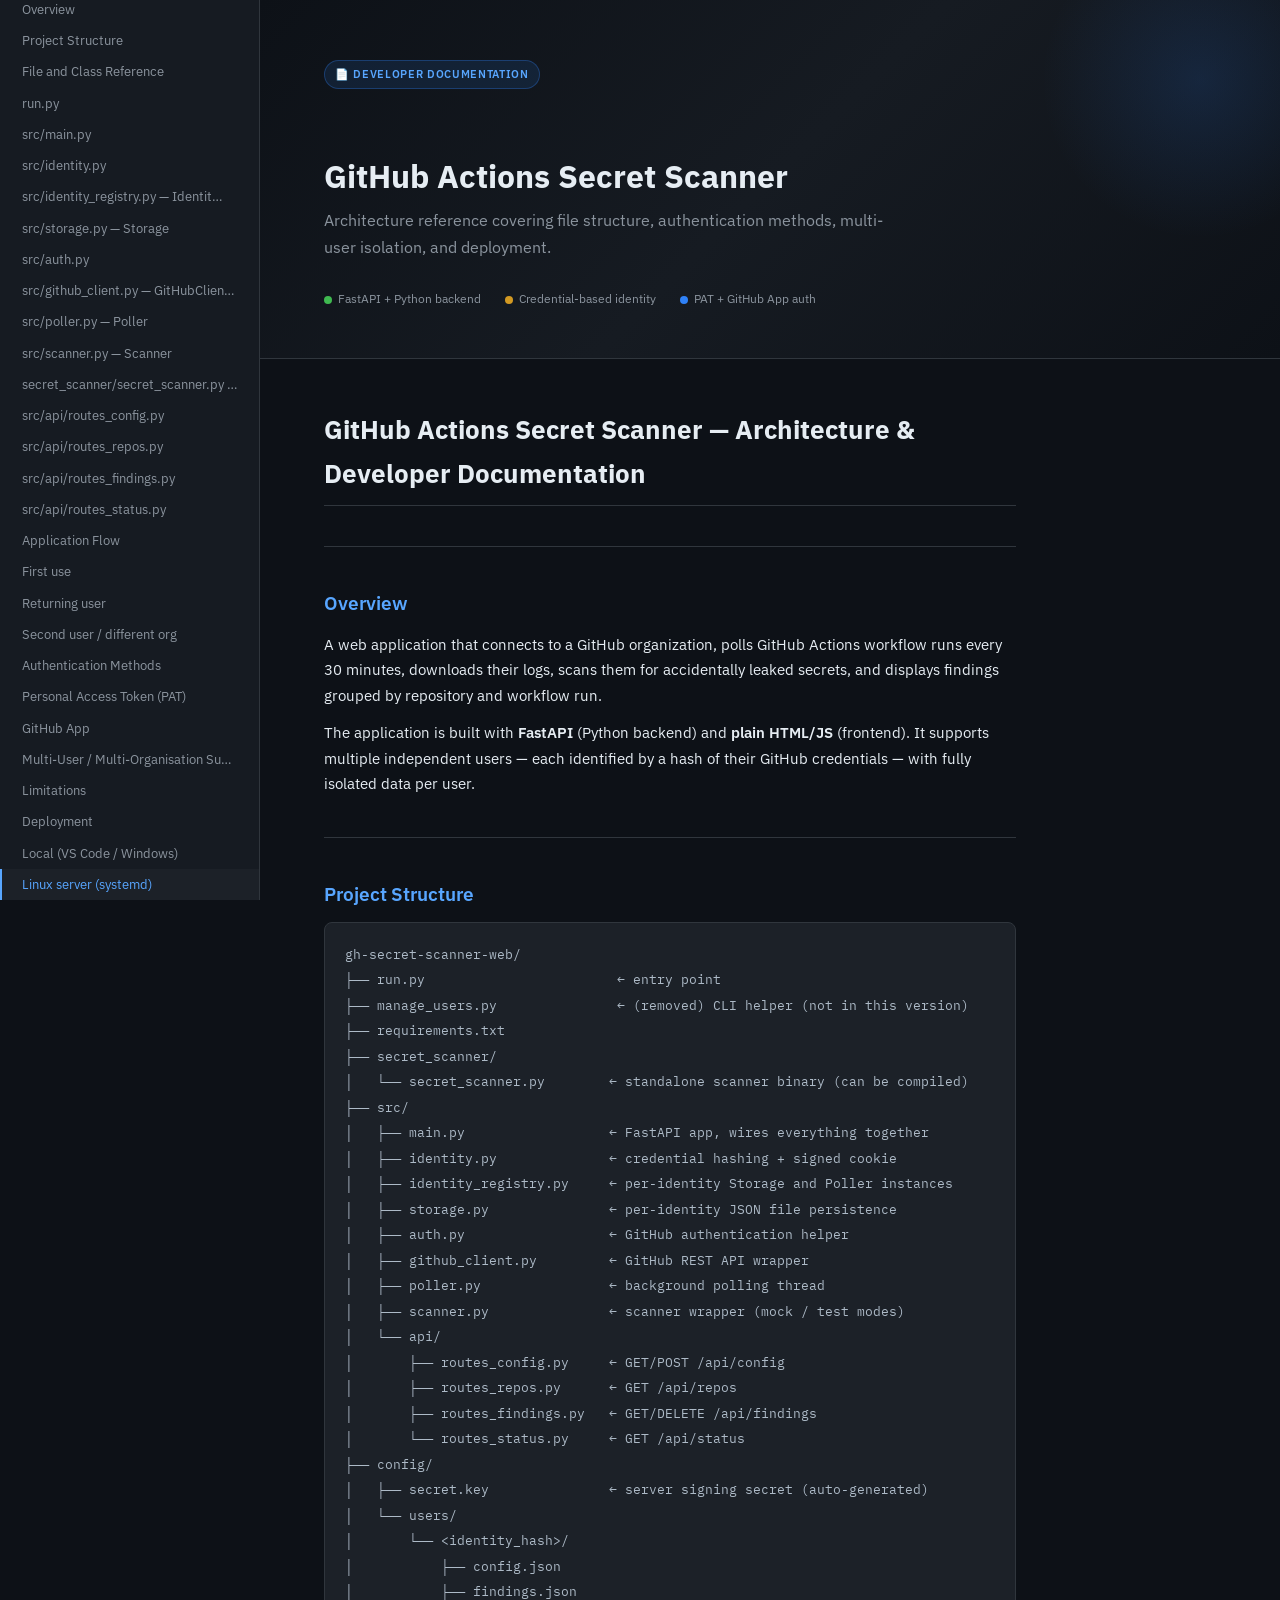
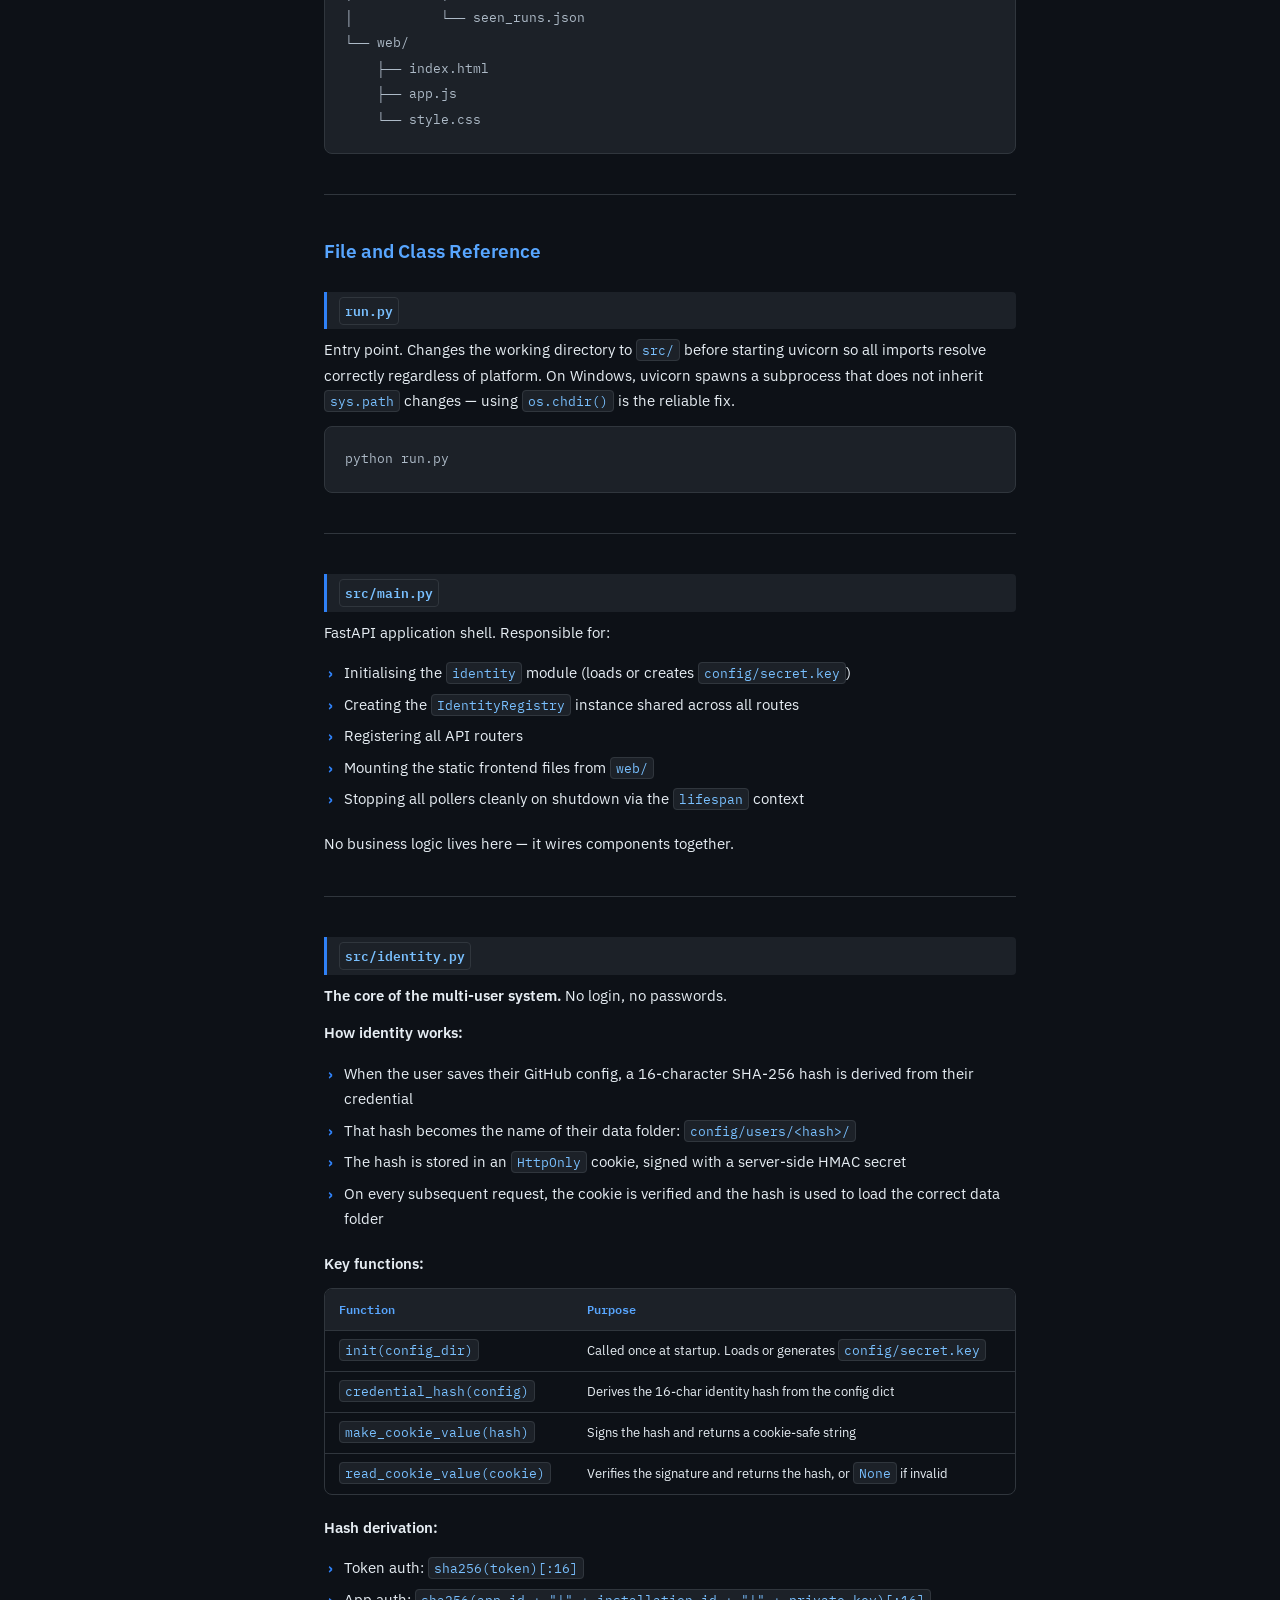
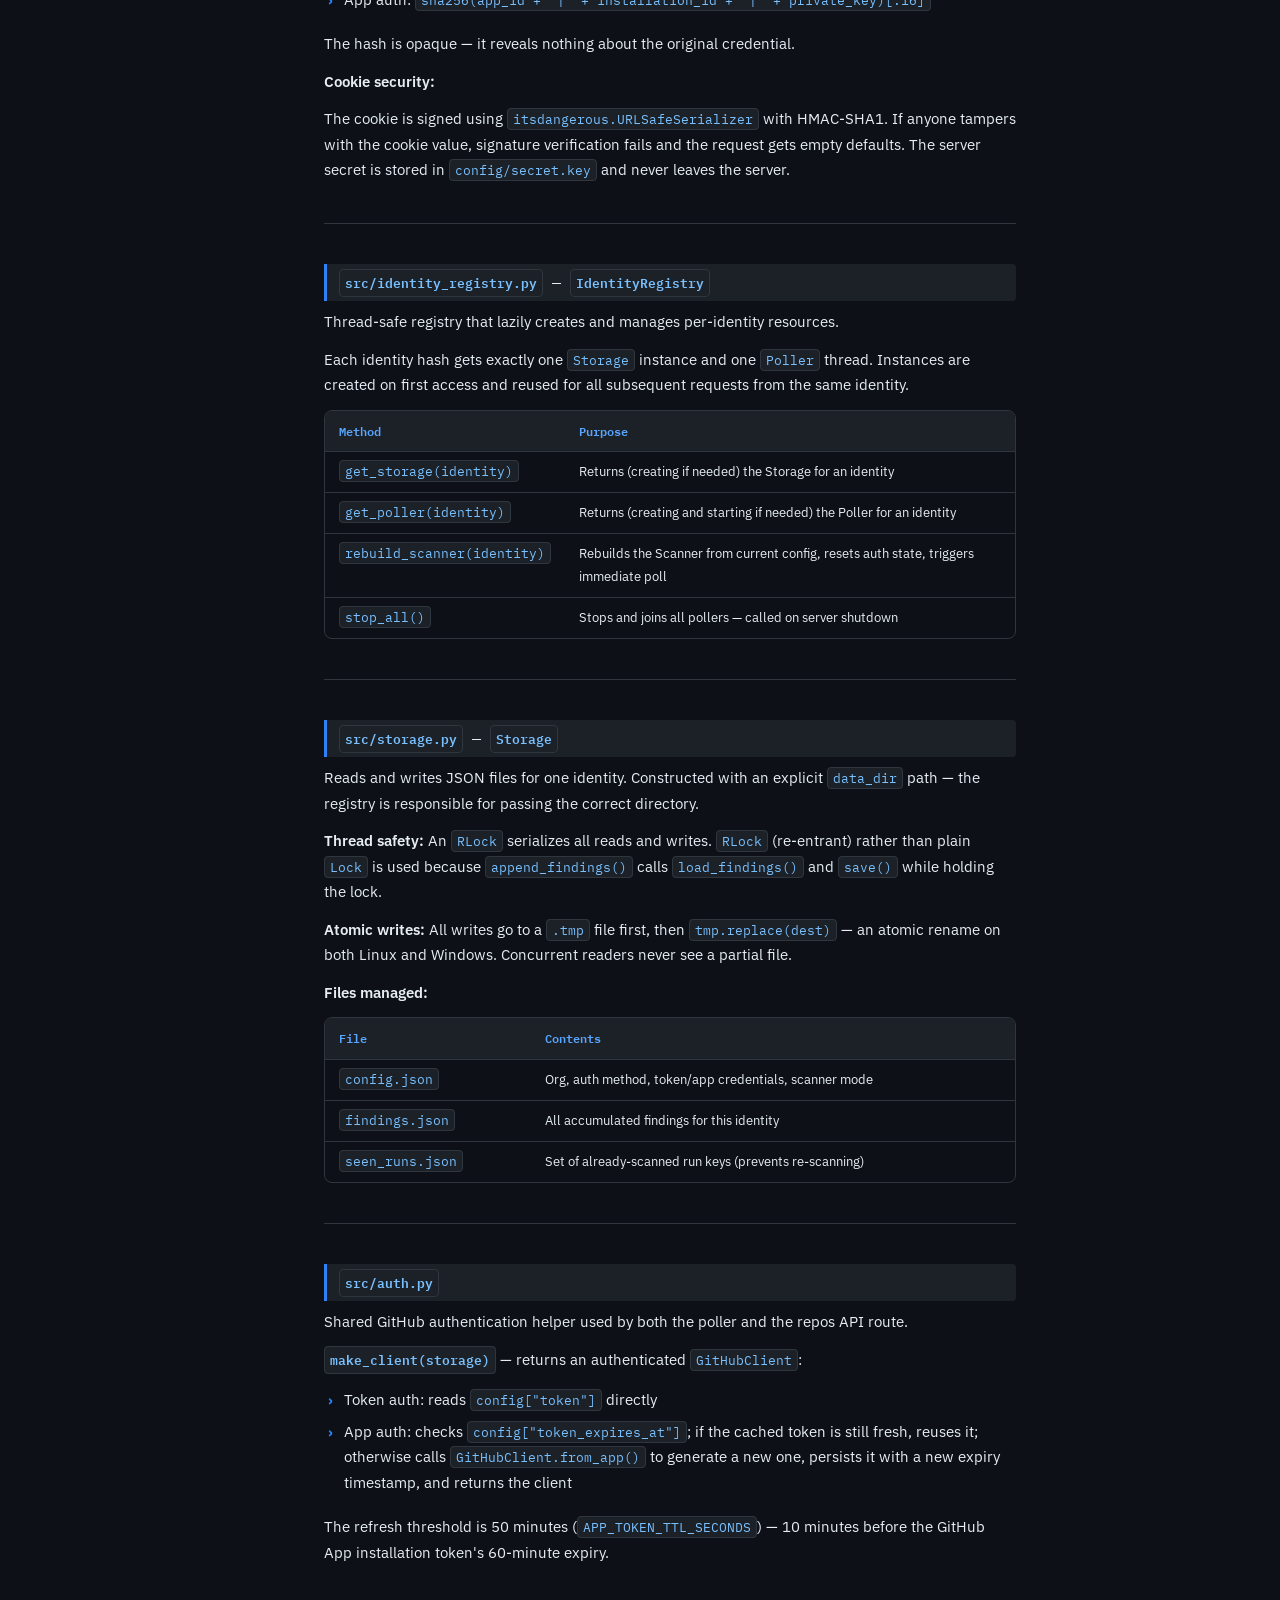
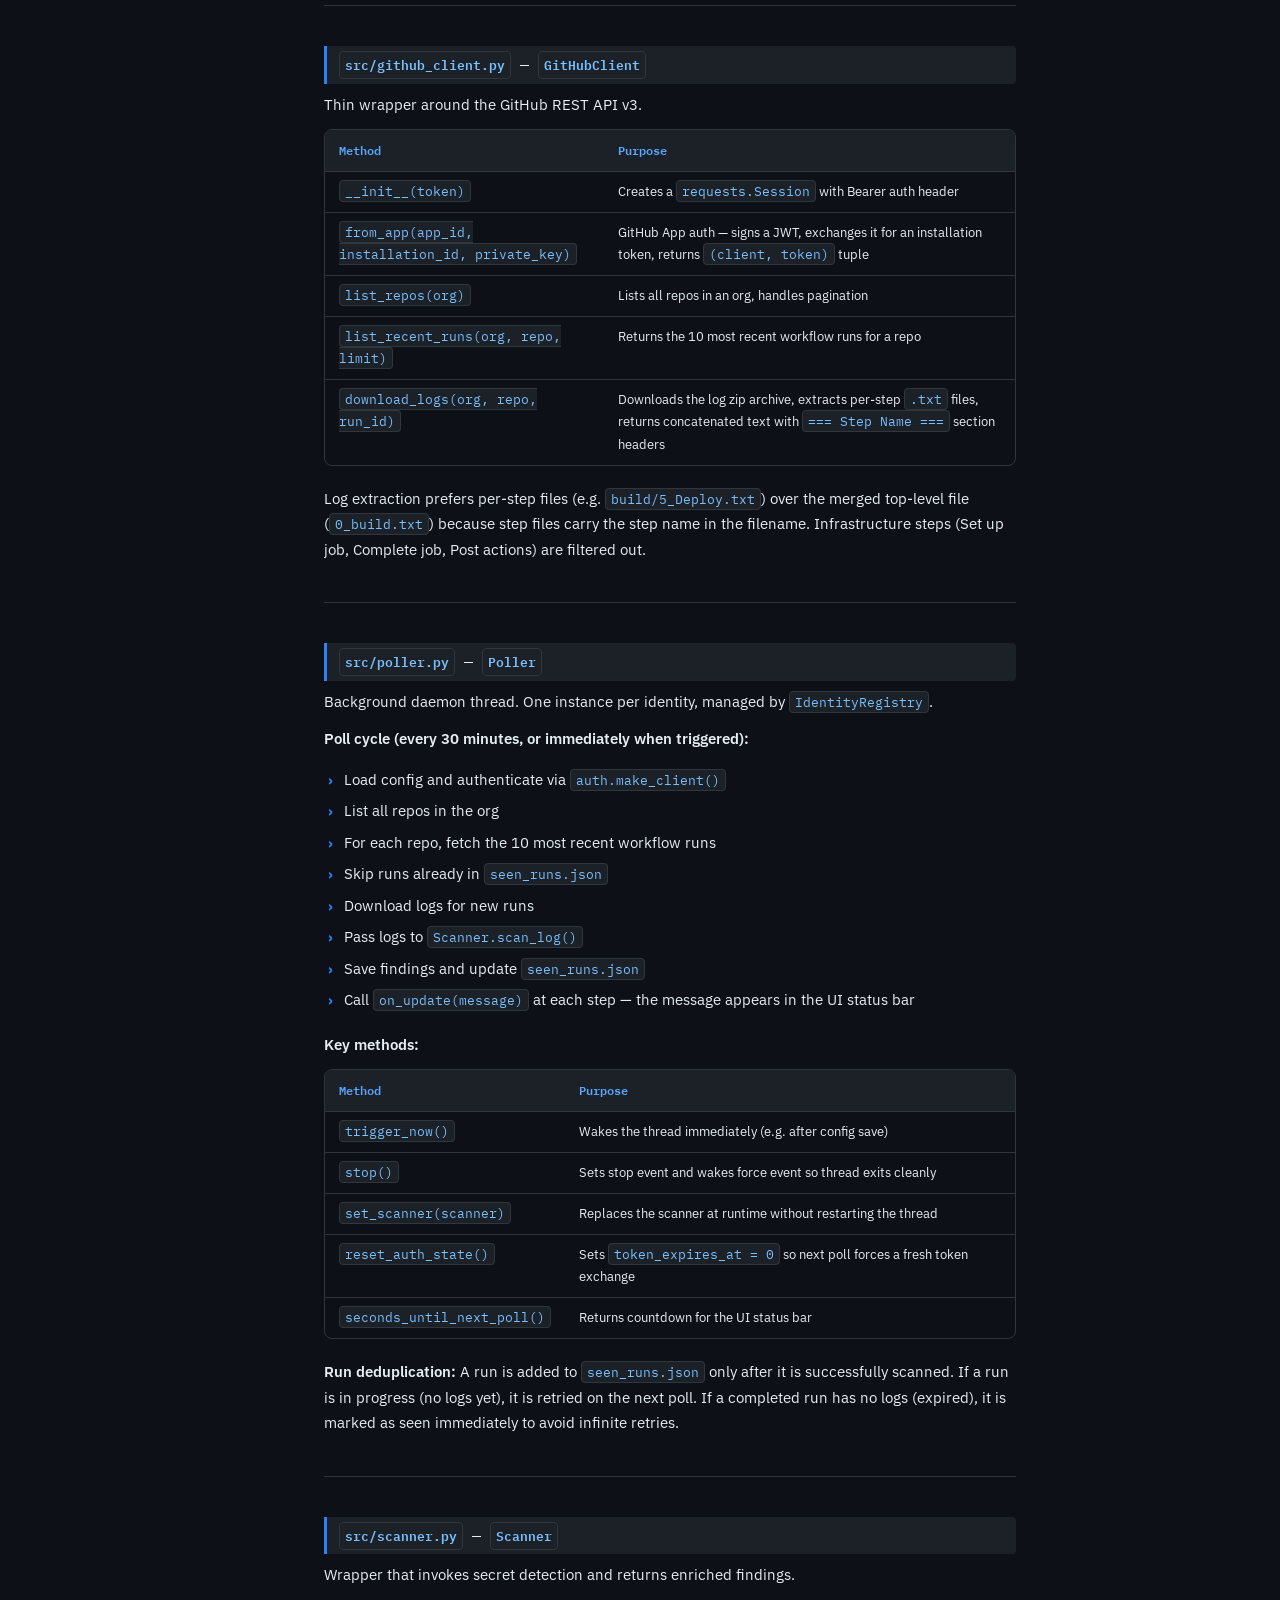
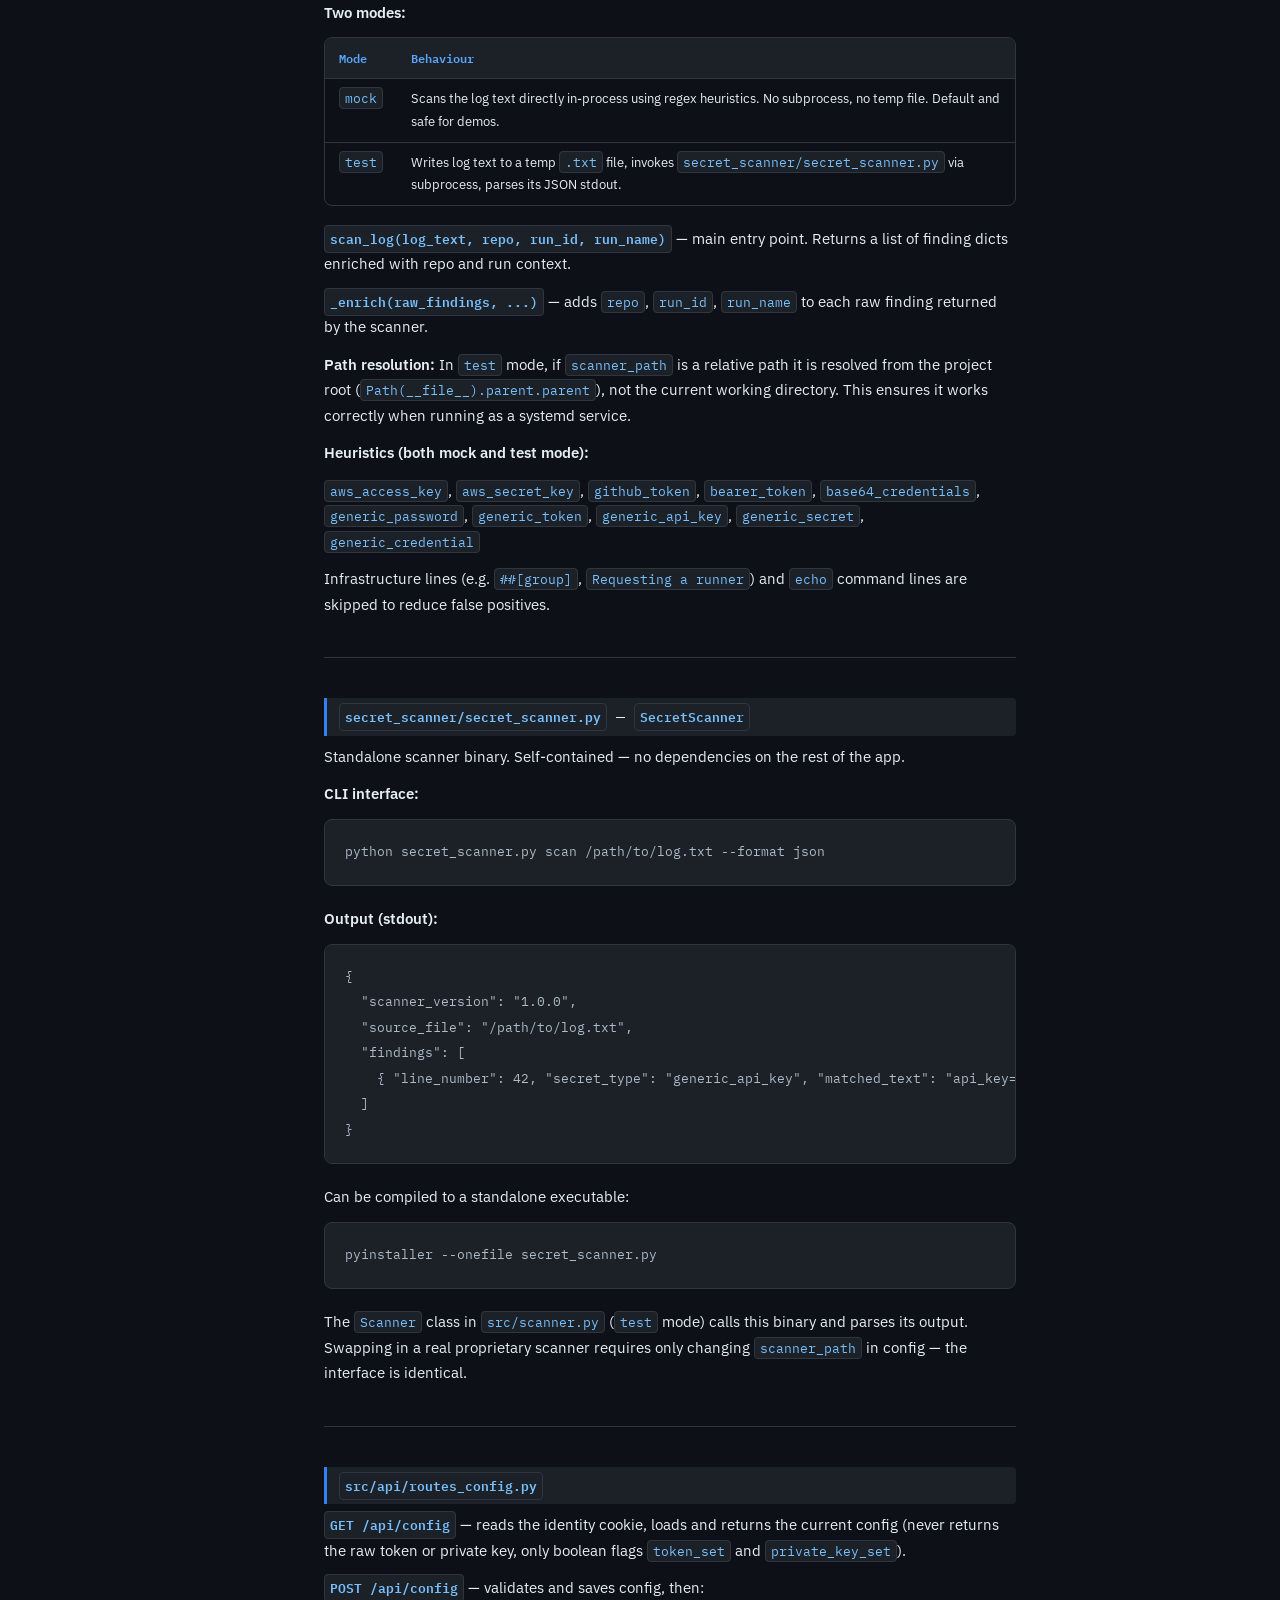
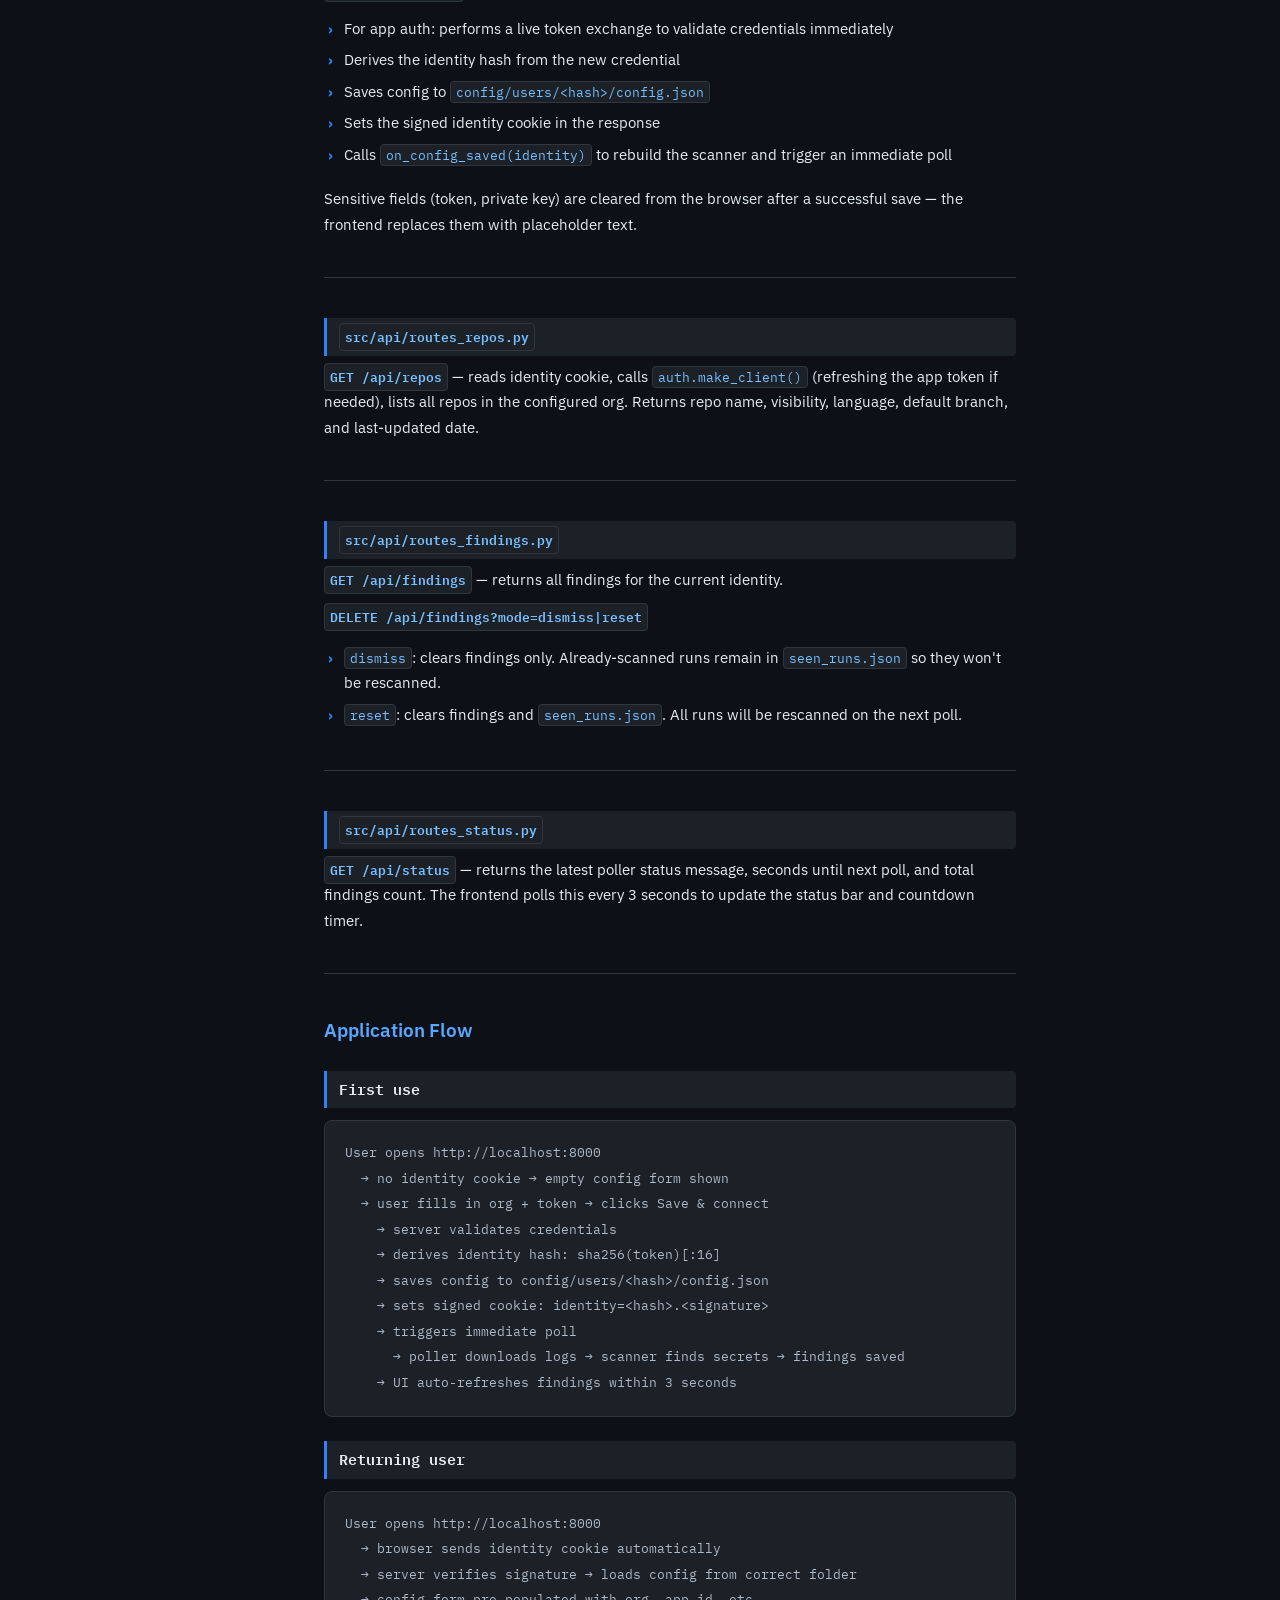
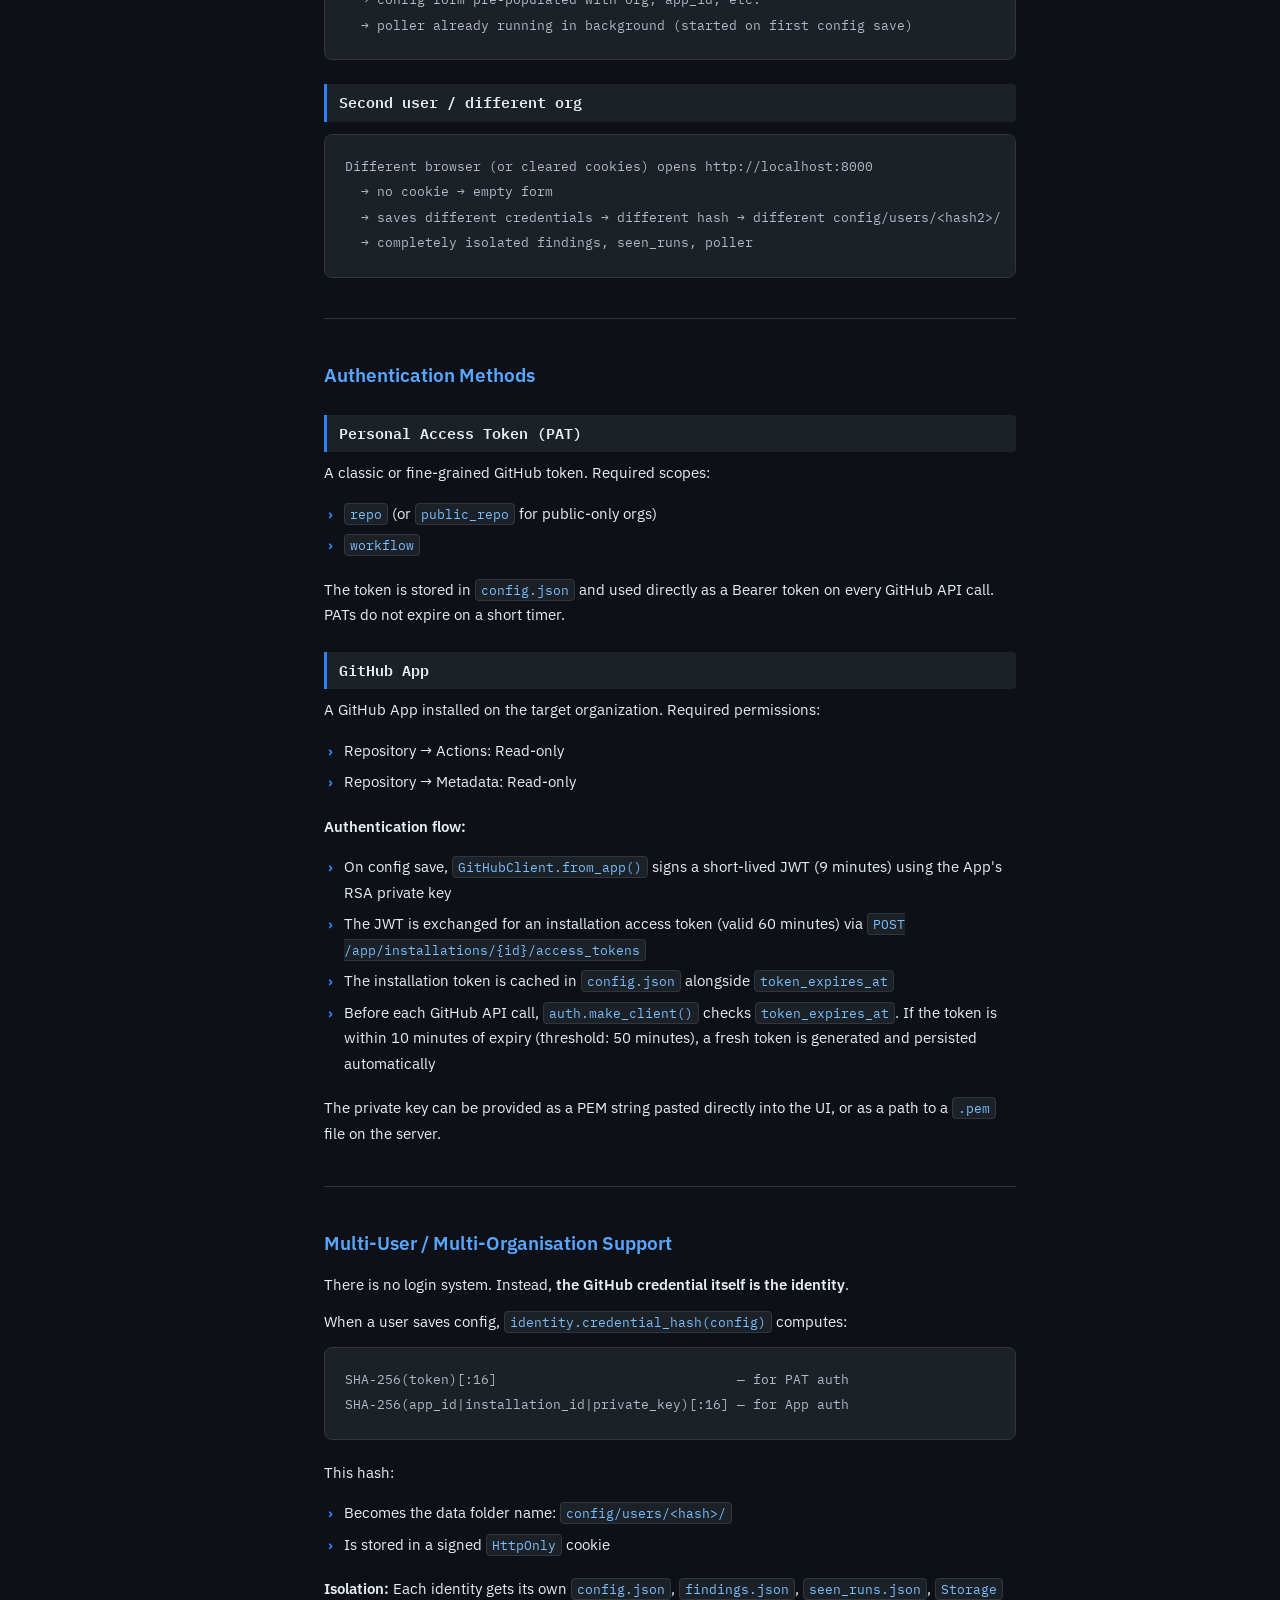
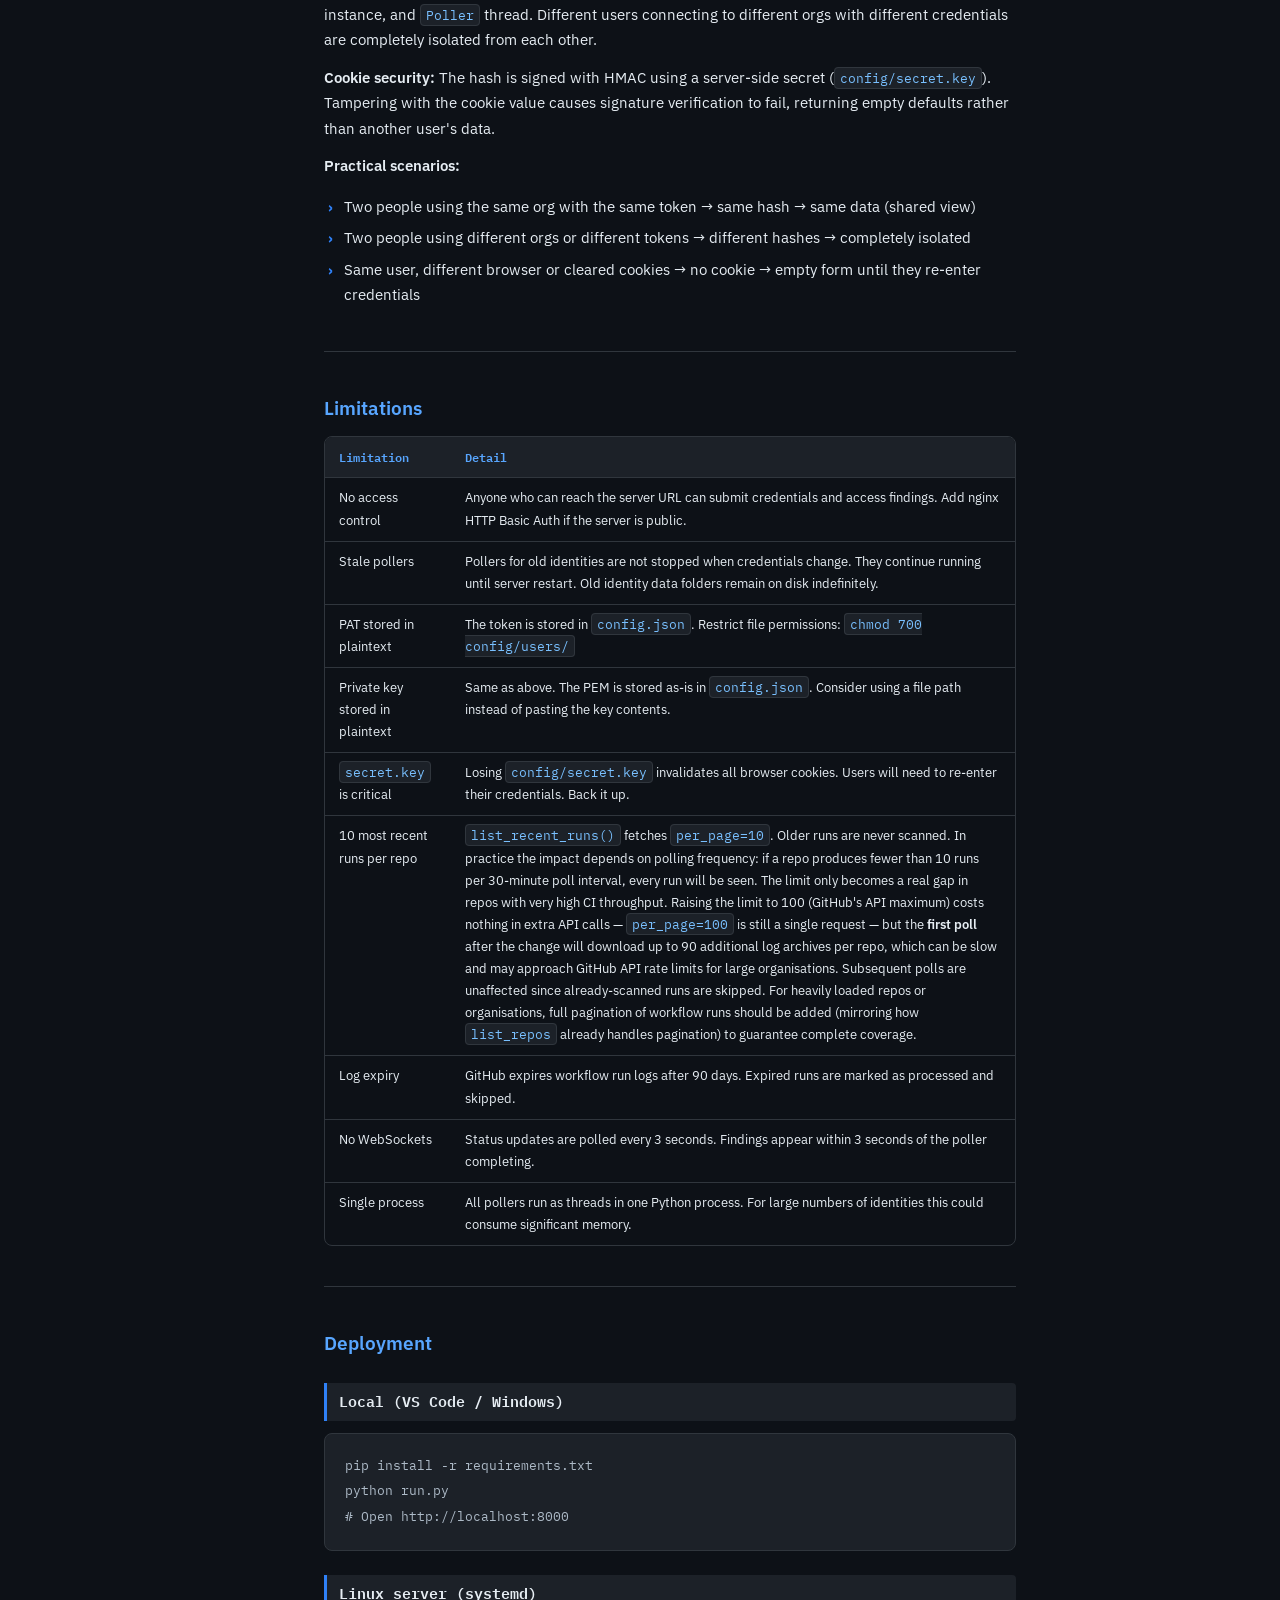
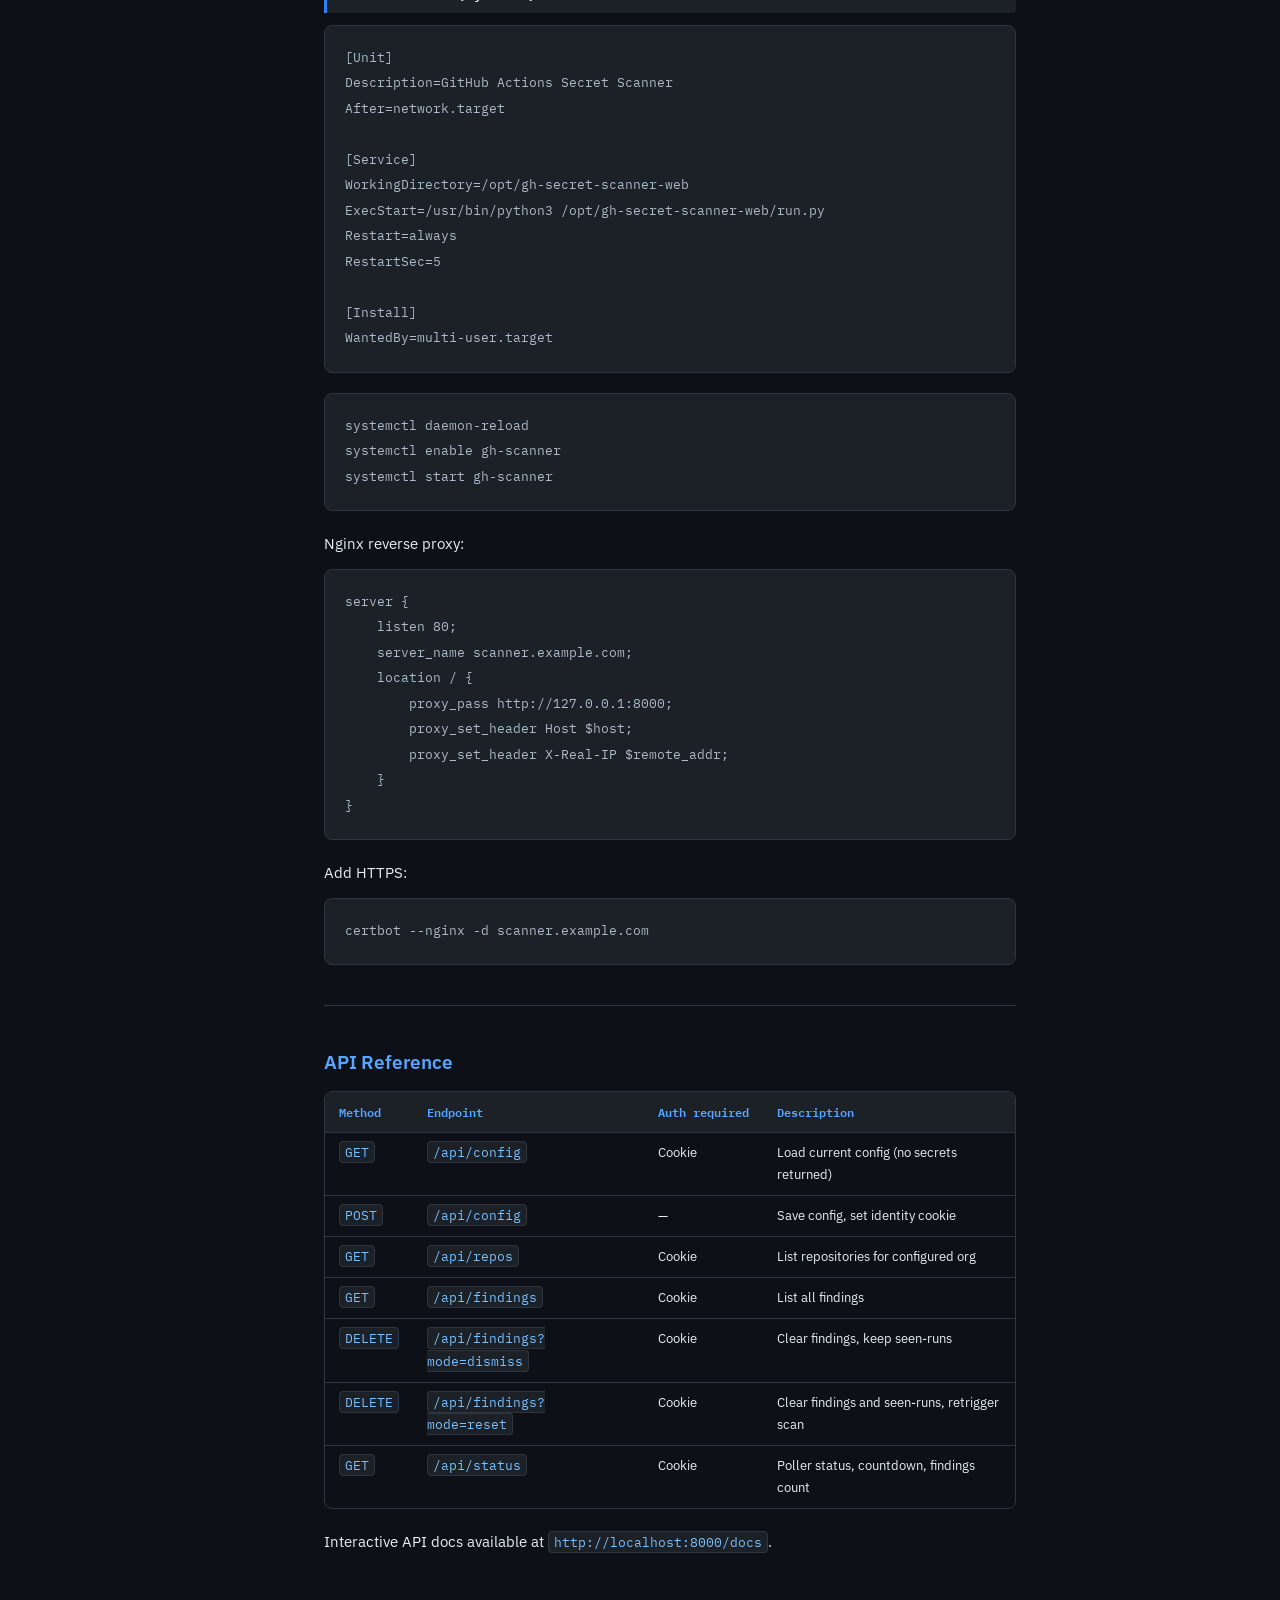
<file: docs/GitHub Actions Secret Scanner Architecture and Documentation.html>
<!DOCTYPE html>
<html lang="en">
<head>
<meta charset="UTF-8">
<meta name="viewport" content="width=device-width, initial-scale=1.0">
<title>GitHub Actions Secret Scanner — Architecture</title>
<link rel="preconnect" href="https://fonts.googleapis.com">
<link href="https://fonts.googleapis.com/css2?family=IBM+Plex+Mono:wght@400;600&family=IBM+Plex+Sans:ital,wght@0,400;0,500;0,600;0,700;1,400&display=swap" rel="stylesheet">
<style>
:root {
  --bg:        #0d1117;
  --surface:   #161b22;
  --surface2:  #1c2128;
  --border:    #30363d;
  --accent:    #2f81f7;
  --accent2:   #58a6ff;
  --green:     #3fb950;
  --yellow:    #d29922;
  --red:       #f85149;
  --text:      #e6edf3;
  --muted:     #8b949e;
  --code-bg:   #1c2128;
  --mono:      'IBM Plex Mono', monospace;
  --sans:      'IBM Plex Sans', sans-serif;
}
*, *::before, *::after { box-sizing: border-box; margin: 0; padding: 0; }
html { scroll-behavior: smooth; }
body {
  font-family: var(--sans);
  background: var(--bg);
  color: var(--text);
  font-size: 15px;
  line-height: 1.7;
  display: flex;
  min-height: 100vh;
}
#sidebar {
  width: 260px;
  flex-shrink: 0;
  position: fixed;
  top: 0; left: 0;
  height: 100vh;
  overflow-y: auto;
  background: var(--surface);
  border-right: 1px solid var(--border);
  padding: 24px 0;
  z-index: 10;
}
.sidebar-logo {
  padding: 0 20px 20px;
  border-bottom: 1px solid var(--border);
  margin-bottom: 16px;
}
.sidebar-logo .icon { font-size: 22px; margin-bottom: 6px; display: block; }
.sidebar-logo h2 {
  font-size: 13px; font-weight: 700; color: var(--accent2);
  letter-spacing: .04em; text-transform: uppercase; line-height: 1.3;
}
.sidebar-logo p { font-size: 11px; color: var(--muted); margin-top: 2px; }
nav a {
  display: block; padding: 5px 20px; font-size: 12.5px; color: var(--muted);
  text-decoration: none; transition: color .15s, background .15s;
  border-left: 2px solid transparent;
  white-space: nowrap; overflow: hidden; text-overflow: ellipsis;
}
nav a:hover { color: var(--text); background: var(--surface2); }
nav a.active { color: var(--accent2); border-left-color: var(--accent2); background: var(--surface2); }
nav .nav-section {
  font-size: 10px; font-weight: 700; text-transform: uppercase;
  letter-spacing: .08em; color: var(--muted); padding: 14px 20px 4px;
}
#content { margin-left: 260px; flex: 1; min-width: 0; }
.hero {
  background: linear-gradient(135deg, #0d1117 0%, #161b22 50%, #0d1117 100%);
  border-bottom: 1px solid var(--border);
  padding: 60px 64px 48px;
  position: relative; overflow: hidden;
}
.hero::before {
  content: ''; position: absolute; top: -80px; right: -80px;
  width: 320px; height: 320px;
  background: radial-gradient(circle, rgba(47,129,247,.15) 0%, transparent 70%);
  pointer-events: none;
}
.hero-badge {
  display: inline-flex; align-items: center; gap: 6px;
  background: rgba(47,129,247,.12); border: 1px solid rgba(47,129,247,.3);
  color: var(--accent2); font-size: 11px; font-weight: 600;
  letter-spacing: .06em; text-transform: uppercase;
  padding: 4px 10px; border-radius: 20px; margin-bottom: 20px;
}
.hero h1 {
  font-size: 32px; font-weight: 700; color: var(--text);
  line-height: 1.2; margin-bottom: 12px; border: none; padding: 0;
}
.hero p { color: var(--muted); font-size: 16px; max-width: 560px; margin: 0; }
.hero-meta { display: flex; gap: 24px; margin-top: 28px; flex-wrap: wrap; }
.hero-chip { display: flex; align-items: center; gap: 6px; font-size: 12px; color: var(--muted); }
.hero-chip .dot { width: 8px; height: 8px; border-radius: 50%; background: var(--green); flex-shrink: 0; }
.hero-chip .dot.yellow { background: var(--yellow); }
.hero-chip .dot.blue   { background: var(--accent); }
article { max-width: 820px; padding: 48px 64px 80px; }
h1 {
  font-size: 26px; font-weight: 700; color: var(--text);
  margin: 48px 0 16px; padding-bottom: 10px;
  border-bottom: 1px solid var(--border); scroll-margin-top: 20px;
}
h1:first-child { margin-top: 0; }
h2 { font-size: 19px; font-weight: 600; color: var(--accent2); margin: 36px 0 12px; scroll-margin-top: 20px; }
h3 {
  font-size: 15px; font-weight: 600; color: var(--text); margin: 24px 0 8px;
  font-family: var(--mono); background: var(--surface2);
  border-left: 3px solid var(--accent); padding: 6px 12px;
  border-radius: 0 4px 4px 0; scroll-margin-top: 20px;
}
h4 {
  font-size: 13px; font-weight: 700; color: var(--muted);
  text-transform: uppercase; letter-spacing: .06em; margin: 20px 0 8px;
}
p { margin: 0 0 12px; color: var(--text); }
a { color: var(--accent2); text-decoration: none; }
a:hover { text-decoration: underline; }
strong { color: var(--text); font-weight: 600; }
code {
  font-family: var(--mono); font-size: 12.5px; background: var(--code-bg);
  border: 1px solid var(--border); padding: 2px 5px; border-radius: 4px; color: #79c0ff;
}
pre {
  background: var(--code-bg); border: 1px solid var(--border);
  border-radius: 8px; padding: 20px; overflow-x: auto; margin: 12px 0 20px;
}
pre code {
  background: none; border: none; padding: 0;
  font-size: 12.5px; color: #adbac7; line-height: 1.6;
}
ul { margin: 8px 0 16px 0; padding-left: 0; list-style: none; }
ul li { padding: 3px 0 3px 20px; position: relative; color: var(--text); }
ul li::before { content: '›'; position: absolute; left: 4px; color: var(--accent); font-weight: 700; }
hr { border: none; border-top: 1px solid var(--border); margin: 40px 0; }
.table-wrap { overflow-x: auto; margin: 12px 0 20px; border-radius: 8px; border: 1px solid var(--border); }
table { width: 100%; border-collapse: collapse; font-size: 13px; }
th {
  background: var(--surface2); color: var(--accent2); font-weight: 600;
  text-align: left; padding: 10px 14px; border-bottom: 1px solid var(--border);
  white-space: nowrap; font-family: var(--mono); font-size: 12px;
}
td { padding: 9px 14px; border-bottom: 1px solid var(--border); vertical-align: top; color: var(--text); }
tr:last-child td { border-bottom: none; }
tr:hover td { background: var(--surface2); }
#back-top {
  position: fixed; bottom: 28px; right: 28px; width: 38px; height: 38px;
  background: var(--surface); border: 1px solid var(--border); border-radius: 8px;
  display: flex; align-items: center; justify-content: center;
  color: var(--muted); cursor: pointer; font-size: 16px;
  opacity: 0; transition: opacity .2s, color .15s; text-decoration: none;
}
#back-top.visible { opacity: 1; }
#back-top:hover { color: var(--accent2); border-color: var(--accent2); }
@media (max-width: 900px) {
  #sidebar { display: none; }
  #content { margin-left: 0; }
  .hero, article { padding-left: 24px; padding-right: 24px; }
}
</style>
</head>
<body>
<div id="sidebar">
  <div class="sidebar-logo">
    <span class="icon">🔑</span>
    <h2>Secret Scanner</h2>
    <p>Architecture Docs</p>
  </div>
  <nav id="toc"></nav>
</div>
<div id="content">
  <div class="hero">
    <div class="hero-badge">📄 Developer Documentation</div>
    <h1>GitHub Actions Secret Scanner</h1>
    <p>Architecture reference covering file structure, authentication methods, multi-user isolation, and deployment.</p>
    <div class="hero-meta">
      <div class="hero-chip"><span class="dot"></span>FastAPI + Python backend</div>
      <div class="hero-chip"><span class="dot yellow"></span>Credential-based identity</div>
      <div class="hero-chip"><span class="dot blue"></span>PAT + GitHub App auth</div>
    </div>
  </div>
  <article id="main">
    <h1>GitHub Actions Secret Scanner — Architecture &amp; Developer Documentation</h1>
<hr>
<h2>Overview</h2>
<p>A web application that connects to a GitHub organization, polls GitHub Actions workflow runs every 30 minutes, downloads their logs, scans them for accidentally leaked secrets, and displays findings grouped by repository and workflow run.</p>
<p>The application is built with <strong>FastAPI</strong> (Python backend) and <strong>plain HTML/JS</strong> (frontend). It supports multiple independent users — each identified by a hash of their GitHub credentials — with fully isolated data per user.</p>
<hr>
<h2>Project Structure</h2>
<pre><code>gh-secret-scanner-web/
├── run.py                        ← entry point
├── manage_users.py               ← (removed) CLI helper (not in this version)
├── requirements.txt
├── secret_scanner/
│   └── secret_scanner.py        ← standalone scanner binary (can be compiled)
├── src/
│   ├── main.py                  ← FastAPI app, wires everything together
│   ├── identity.py              ← credential hashing + signed cookie
│   ├── identity_registry.py     ← per-identity Storage and Poller instances
│   ├── storage.py               ← per-identity JSON file persistence
│   ├── auth.py                  ← GitHub authentication helper
│   ├── github_client.py         ← GitHub REST API wrapper
│   ├── poller.py                ← background polling thread
│   ├── scanner.py               ← scanner wrapper (mock / test modes)
│   └── api/
│       ├── routes_config.py     ← GET/POST /api/config
│       ├── routes_repos.py      ← GET /api/repos
│       ├── routes_findings.py   ← GET/DELETE /api/findings
│       └── routes_status.py     ← GET /api/status
├── config/
│   ├── secret.key               ← server signing secret (auto-generated)
│   └── users/
│       └── &lt;identity_hash&gt;/
│           ├── config.json
│           ├── findings.json
│           └── seen_runs.json
└── web/
    ├── index.html
    ├── app.js
    └── style.css</code></pre>
<hr>
<h2>File and Class Reference</h2>
<h3><code>run.py</code></h3>
<p>Entry point. Changes the working directory to <code>src/</code> before starting uvicorn so all imports resolve correctly regardless of platform. On Windows, uvicorn spawns a subprocess that does not inherit <code>sys.path</code> changes — using <code>os.chdir()</code> is the reliable fix.</p>
<pre><code class="language-bash">python run.py</code></pre>
<hr>
<h3><code>src/main.py</code></h3>
<p>FastAPI application shell. Responsible for:</p>
<ul><li>Initialising the <code>identity</code> module (loads or creates <code>config/secret.key</code>)</li>
<li>Creating the <code>IdentityRegistry</code> instance shared across all routes</li>
<li>Registering all API routers</li>
<li>Mounting the static frontend files from <code>web/</code></li>
<li>Stopping all pollers cleanly on shutdown via the <code>lifespan</code> context</li>
</ul><p>No business logic lives here — it wires components together.</p>
<hr>
<h3><code>src/identity.py</code></h3>
<p><strong>The core of the multi-user system.</strong> No login, no passwords.</p>
<p><strong>How identity works:</strong></p>
<ul><li>When the user saves their GitHub config, a 16-character SHA-256 hash is derived from their credential</li>
<li>That hash becomes the name of their data folder: <code>config/users/&lt;hash&gt;/</code></li>
<li>The hash is stored in an <code>HttpOnly</code> cookie, signed with a server-side HMAC secret</li>
<li>On every subsequent request, the cookie is verified and the hash is used to load the correct data folder</li>
</ul><p><strong>Key functions:</strong></p>
<div class="table-wrap"><table>
<tr><th>Function</th><th>Purpose</th></tr>
<tr><td><code>init(config_dir)</code></td><td>Called once at startup. Loads or generates <code>config/secret.key</code></td></tr>
<tr><td><code>credential_hash(config)</code></td><td>Derives the 16-char identity hash from the config dict</td></tr>
<tr><td><code>make_cookie_value(hash)</code></td><td>Signs the hash and returns a cookie-safe string</td></tr>
<tr><td><code>read_cookie_value(cookie)</code></td><td>Verifies the signature and returns the hash, or <code>None</code> if invalid</td></tr>
</table></div>
<p><strong>Hash derivation:</strong></p>
<ul><li>Token auth: <code>sha256(token)[:16]</code></li>
<li>App auth: <code>sha256(app_id + "|" + installation_id + "|" + private_key)[:16]</code></li>
</ul><p>The hash is opaque — it reveals nothing about the original credential.</p>
<p><strong>Cookie security:</strong></p>
<p>The cookie is signed using <code>itsdangerous.URLSafeSerializer</code> with HMAC-SHA1. If anyone tampers with the cookie value, signature verification fails and the request gets empty defaults. The server secret is stored in <code>config/secret.key</code> and never leaves the server.</p>
<hr>
<h3><code>src/identity_registry.py</code> — <code>IdentityRegistry</code></h3>
<p>Thread-safe registry that lazily creates and manages per-identity resources.</p>
<p>Each identity hash gets exactly one <code>Storage</code> instance and one <code>Poller</code> thread. Instances are created on first access and reused for all subsequent requests from the same identity.</p>
<div class="table-wrap"><table>
<tr><th>Method</th><th>Purpose</th></tr>
<tr><td><code>get_storage(identity)</code></td><td>Returns (creating if needed) the Storage for an identity</td></tr>
<tr><td><code>get_poller(identity)</code></td><td>Returns (creating and starting if needed) the Poller for an identity</td></tr>
<tr><td><code>rebuild_scanner(identity)</code></td><td>Rebuilds the Scanner from current config, resets auth state, triggers immediate poll</td></tr>
<tr><td><code>stop_all()</code></td><td>Stops and joins all pollers — called on server shutdown</td></tr>
</table></div>
<hr>
<h3><code>src/storage.py</code> — <code>Storage</code></h3>
<p>Reads and writes JSON files for one identity. Constructed with an explicit <code>data_dir</code> path — the registry is responsible for passing the correct directory.</p>
<p><strong>Thread safety:</strong> An <code>RLock</code> serializes all reads and writes. <code>RLock</code> (re-entrant) rather than plain <code>Lock</code> is used because <code>append_findings()</code> calls <code>load_findings()</code> and <code>save()</code> while holding the lock.</p>
<p><strong>Atomic writes:</strong> All writes go to a <code>.tmp</code> file first, then <code>tmp.replace(dest)</code> — an atomic rename on both Linux and Windows. Concurrent readers never see a partial file.</p>
<p><strong>Files managed:</strong></p>
<div class="table-wrap"><table>
<tr><th>File</th><th>Contents</th></tr>
<tr><td><code>config.json</code></td><td>Org, auth method, token/app credentials, scanner mode</td></tr>
<tr><td><code>findings.json</code></td><td>All accumulated findings for this identity</td></tr>
<tr><td><code>seen_runs.json</code></td><td>Set of already-scanned run keys (prevents re-scanning)</td></tr>
</table></div>
<hr>
<h3><code>src/auth.py</code></h3>
<p>Shared GitHub authentication helper used by both the poller and the repos API route.</p>
<p><strong><code>make_client(storage)</code></strong> — returns an authenticated <code>GitHubClient</code>:</p>
<ul><li>Token auth: reads <code>config["token"]</code> directly</li>
<li>App auth: checks <code>config["token_expires_at"]</code>; if the cached token is still fresh, reuses it; otherwise calls <code>GitHubClient.from_app()</code> to generate a new one, persists it with a new expiry timestamp, and returns the client</li>
</ul><p>The refresh threshold is 50 minutes (<code>APP_TOKEN_TTL_SECONDS</code>) — 10 minutes before the GitHub App installation token's 60-minute expiry.</p>
<hr>
<h3><code>src/github_client.py</code> — <code>GitHubClient</code></h3>
<p>Thin wrapper around the GitHub REST API v3.</p>
<div class="table-wrap"><table>
<tr><th>Method</th><th>Purpose</th></tr>
<tr><td><code>__init__(token)</code></td><td>Creates a <code>requests.Session</code> with Bearer auth header</td></tr>
<tr><td><code>from_app(app_id, installation_id, private_key)</code></td><td>GitHub App auth — signs a JWT, exchanges it for an installation token, returns <code>(client, token)</code> tuple</td></tr>
<tr><td><code>list_repos(org)</code></td><td>Lists all repos in an org, handles pagination</td></tr>
<tr><td><code>list_recent_runs(org, repo, limit)</code></td><td>Returns the 10 most recent workflow runs for a repo</td></tr>
<tr><td><code>download_logs(org, repo, run_id)</code></td><td>Downloads the log zip archive, extracts per-step <code>.txt</code> files, returns concatenated text with <code>=== Step Name ===</code> section headers</td></tr>
</table></div>
<p>Log extraction prefers per-step files (e.g. <code>build/5_Deploy.txt</code>) over the merged top-level file (<code>0_build.txt</code>) because step files carry the step name in the filename. Infrastructure steps (Set up job, Complete job, Post actions) are filtered out.</p>
<hr>
<h3><code>src/poller.py</code> — <code>Poller</code></h3>
<p>Background daemon thread. One instance per identity, managed by <code>IdentityRegistry</code>.</p>
<p><strong>Poll cycle (every 30 minutes, or immediately when triggered):</strong></p>
<ul><li>Load config and authenticate via <code>auth.make_client()</code></li>
<li>List all repos in the org</li>
<li>For each repo, fetch the 10 most recent workflow runs</li>
<li>Skip runs already in <code>seen_runs.json</code></li>
<li>Download logs for new runs</li>
<li>Pass logs to <code>Scanner.scan_log()</code></li>
<li>Save findings and update <code>seen_runs.json</code></li>
<li>Call <code>on_update(message)</code> at each step — the message appears in the UI status bar</li>
</ul><p><strong>Key methods:</strong></p>
<div class="table-wrap"><table>
<tr><th>Method</th><th>Purpose</th></tr>
<tr><td><code>trigger_now()</code></td><td>Wakes the thread immediately (e.g. after config save)</td></tr>
<tr><td><code>stop()</code></td><td>Sets stop event and wakes force event so thread exits cleanly</td></tr>
<tr><td><code>set_scanner(scanner)</code></td><td>Replaces the scanner at runtime without restarting the thread</td></tr>
<tr><td><code>reset_auth_state()</code></td><td>Sets <code>token_expires_at = 0</code> so next poll forces a fresh token exchange</td></tr>
<tr><td><code>seconds_until_next_poll()</code></td><td>Returns countdown for the UI status bar</td></tr>
</table></div>
<p><strong>Run deduplication:</strong> A run is added to <code>seen_runs.json</code> only after it is successfully scanned. If a run is in progress (no logs yet), it is retried on the next poll. If a completed run has no logs (expired), it is marked as seen immediately to avoid infinite retries.</p>
<hr>
<h3><code>src/scanner.py</code> — <code>Scanner</code></h3>
<p>Wrapper that invokes secret detection and returns enriched findings.</p>
<p><strong>Two modes:</strong></p>
<div class="table-wrap"><table>
<tr><th>Mode</th><th>Behaviour</th></tr>
<tr><td><code>mock</code></td><td>Scans the log text directly in-process using regex heuristics. No subprocess, no temp file. Default and safe for demos.</td></tr>
<tr><td><code>test</code></td><td>Writes log text to a temp <code>.txt</code> file, invokes <code>secret_scanner/secret_scanner.py</code> via subprocess, parses its JSON stdout.</td></tr>
</table></div>
<p><strong><code>scan_log(log_text, repo, run_id, run_name)</code></strong> — main entry point. Returns a list of finding dicts enriched with repo and run context.</p>
<p><strong><code>_enrich(raw_findings, ...)</code></strong> — adds <code>repo</code>, <code>run_id</code>, <code>run_name</code> to each raw finding returned by the scanner.</p>
<p><strong>Path resolution:</strong> In <code>test</code> mode, if <code>scanner_path</code> is a relative path it is resolved from the project root (<code>Path(__file__).parent.parent</code>), not the current working directory. This ensures it works correctly when running as a systemd service.</p>
<p><strong>Heuristics (both mock and test mode):</strong></p>
<p><code>aws_access_key</code>, <code>aws_secret_key</code>, <code>github_token</code>, <code>bearer_token</code>, <code>base64_credentials</code>, <code>generic_password</code>, <code>generic_token</code>, <code>generic_api_key</code>, <code>generic_secret</code>, <code>generic_credential</code></p>
<p>Infrastructure lines (e.g. <code>##[group]</code>, <code>Requesting a runner</code>) and <code>echo</code> command lines are skipped to reduce false positives.</p>
<hr>
<h3><code>secret_scanner/secret_scanner.py</code> — <code>SecretScanner</code></h3>
<p>Standalone scanner binary. Self-contained — no dependencies on the rest of the app.</p>
<p><strong>CLI interface:</strong></p>
<pre><code class="language-bash">python secret_scanner.py scan /path/to/log.txt --format json</code></pre>
<p><strong>Output (stdout):</strong></p>
<pre><code class="language-json">{
  "scanner_version": "1.0.0",
  "source_file": "/path/to/log.txt",
  "findings": [
    { "line_number": 42, "secret_type": "generic_api_key", "matched_text": "api_key=abc123", "step": "Deploy" }
  ]
}</code></pre>
<p>Can be compiled to a standalone executable:</p>
<pre><code class="language-bash">pyinstaller --onefile secret_scanner.py</code></pre>
<p>The <code>Scanner</code> class in <code>src/scanner.py</code> (<code>test</code> mode) calls this binary and parses its output. Swapping in a real proprietary scanner requires only changing <code>scanner_path</code> in config — the interface is identical.</p>
<hr>
<h3><code>src/api/routes_config.py</code></h3>
<p><strong><code>GET /api/config</code></strong> — reads the identity cookie, loads and returns the current config (never returns the raw token or private key, only boolean flags <code>token_set</code> and <code>private_key_set</code>).</p>
<p><strong><code>POST /api/config</code></strong> — validates and saves config, then:</p>
<ul><li>For app auth: performs a live token exchange to validate credentials immediately</li>
<li>Derives the identity hash from the new credential</li>
<li>Saves config to <code>config/users/&lt;hash&gt;/config.json</code></li>
<li>Sets the signed identity cookie in the response</li>
<li>Calls <code>on_config_saved(identity)</code> to rebuild the scanner and trigger an immediate poll</li>
</ul><p>Sensitive fields (token, private key) are cleared from the browser after a successful save — the frontend replaces them with placeholder text.</p>
<hr>
<h3><code>src/api/routes_repos.py</code></h3>
<p><strong><code>GET /api/repos</code></strong> — reads identity cookie, calls <code>auth.make_client()</code> (refreshing the app token if needed), lists all repos in the configured org. Returns repo name, visibility, language, default branch, and last-updated date.</p>
<hr>
<h3><code>src/api/routes_findings.py</code></h3>
<p><strong><code>GET /api/findings</code></strong> — returns all findings for the current identity.</p>
<p><strong><code>DELETE /api/findings?mode=dismiss|reset</code></strong></p>
<ul><li><code>dismiss</code>: clears findings only. Already-scanned runs remain in <code>seen_runs.json</code> so they won't be rescanned.</li>
<li><code>reset</code>: clears findings and <code>seen_runs.json</code>. All runs will be rescanned on the next poll.</li>
</ul><hr>
<h3><code>src/api/routes_status.py</code></h3>
<p><strong><code>GET /api/status</code></strong> — returns the latest poller status message, seconds until next poll, and total findings count. The frontend polls this every 3 seconds to update the status bar and countdown timer.</p>
<hr>
<h2>Application Flow</h2>
<h3>First use</h3>
<pre><code>User opens http://localhost:8000
  → no identity cookie → empty config form shown
  → user fills in org + token → clicks Save &amp; connect
    → server validates credentials
    → derives identity hash: sha256(token)[:16]
    → saves config to config/users/&lt;hash&gt;/config.json
    → sets signed cookie: identity=&lt;hash&gt;.&lt;signature&gt;
    → triggers immediate poll
      → poller downloads logs → scanner finds secrets → findings saved
    → UI auto-refreshes findings within 3 seconds</code></pre>
<h3>Returning user</h3>
<pre><code>User opens http://localhost:8000
  → browser sends identity cookie automatically
  → server verifies signature → loads config from correct folder
  → config form pre-populated with org, app_id, etc.
  → poller already running in background (started on first config save)</code></pre>
<h3>Second user / different org</h3>
<pre><code>Different browser (or cleared cookies) opens http://localhost:8000
  → no cookie → empty form
  → saves different credentials → different hash → different config/users/&lt;hash2&gt;/
  → completely isolated findings, seen_runs, poller</code></pre>
<hr>
<h2>Authentication Methods</h2>
<h3>Personal Access Token (PAT)</h3>
<p>A classic or fine-grained GitHub token. Required scopes:</p>
<ul><li><code>repo</code> (or <code>public_repo</code> for public-only orgs)</li>
<li><code>workflow</code></li>
</ul><p>The token is stored in <code>config.json</code> and used directly as a Bearer token on every GitHub API call. PATs do not expire on a short timer.</p>
<h3>GitHub App</h3>
<p>A GitHub App installed on the target organization. Required permissions:</p>
<ul><li>Repository → Actions: Read-only</li>
<li>Repository → Metadata: Read-only</li>
</ul><p><strong>Authentication flow:</strong></p>
<ul><li>On config save, <code>GitHubClient.from_app()</code> signs a short-lived JWT (9 minutes) using the App's RSA private key</li>
<li>The JWT is exchanged for an installation access token (valid 60 minutes) via <code>POST /app/installations/{id}/access_tokens</code></li>
<li>The installation token is cached in <code>config.json</code> alongside <code>token_expires_at</code></li>
<li>Before each GitHub API call, <code>auth.make_client()</code> checks <code>token_expires_at</code>. If the token is within 10 minutes of expiry (threshold: 50 minutes), a fresh token is generated and persisted automatically</li>
</ul><p>The private key can be provided as a PEM string pasted directly into the UI, or as a path to a <code>.pem</code> file on the server.</p>
<hr>
<h2>Multi-User / Multi-Organisation Support</h2>
<p>There is no login system. Instead, <strong>the GitHub credential itself is the identity</strong>.</p>
<p>When a user saves config, <code>identity.credential_hash(config)</code> computes:</p>
<pre><code>SHA-256(token)[:16]                              — for PAT auth
SHA-256(app_id|installation_id|private_key)[:16] — for App auth</code></pre>
<p>This hash:</p>
<ul><li>Becomes the data folder name: <code>config/users/&lt;hash&gt;/</code></li>
<li>Is stored in a signed <code>HttpOnly</code> cookie</li>
</ul><p><strong>Isolation:</strong> Each identity gets its own <code>config.json</code>, <code>findings.json</code>, <code>seen_runs.json</code>, <code>Storage</code> instance, and <code>Poller</code> thread. Different users connecting to different orgs with different credentials are completely isolated from each other.</p>
<p><strong>Cookie security:</strong> The hash is signed with HMAC using a server-side secret (<code>config/secret.key</code>). Tampering with the cookie value causes signature verification to fail, returning empty defaults rather than another user's data.</p>
<p><strong>Practical scenarios:</strong></p>
<ul><li>Two people using the same org with the same token → same hash → same data (shared view)</li>
<li>Two people using different orgs or different tokens → different hashes → completely isolated</li>
<li>Same user, different browser or cleared cookies → no cookie → empty form until they re-enter credentials</li>
</ul><hr>
<h2>Limitations</h2>
<div class="table-wrap"><table>
<tr><th>Limitation</th><th>Detail</th></tr>
<tr><td>No access control</td><td>Anyone who can reach the server URL can submit credentials and access findings. Add nginx HTTP Basic Auth if the server is public.</td></tr>
<tr><td>Stale pollers</td><td>Pollers for old identities are not stopped when credentials change. They continue running until server restart. Old identity data folders remain on disk indefinitely.</td></tr>
<tr><td>PAT stored in plaintext</td><td>The token is stored in <code>config.json</code>. Restrict file permissions: <code>chmod 700 config/users/</code></td></tr>
<tr><td>Private key stored in plaintext</td><td>Same as above. The PEM is stored as-is in <code>config.json</code>. Consider using a file path instead of pasting the key contents.</td></tr>
<tr><td><code>secret.key</code> is critical</td><td>Losing <code>config/secret.key</code> invalidates all browser cookies. Users will need to re-enter their credentials. Back it up.</td></tr>
<tr><td>10 most recent runs per repo</td><td><code>list_recent_runs()</code> fetches <code>per_page=10</code>. Older runs are never scanned. In practice the impact depends on polling frequency: if a repo produces fewer than 10 runs per 30-minute poll interval, every run will be seen. The limit only becomes a real gap in repos with very high CI throughput. Raising the limit to 100 (GitHub's API maximum) costs nothing in extra API calls — <code>per_page=100</code> is still a single request — but the <strong>first poll</strong> after the change will download up to 90 additional log archives per repo, which can be slow and may approach GitHub API rate limits for large organisations. Subsequent polls are unaffected since already-scanned runs are skipped. For heavily loaded repos or organisations, full pagination of workflow runs should be added (mirroring how <code>list_repos</code> already handles pagination) to guarantee complete coverage.</td></tr>
<tr><td>Log expiry</td><td>GitHub expires workflow run logs after 90 days. Expired runs are marked as processed and skipped.</td></tr>
<tr><td>No WebSockets</td><td>Status updates are polled every 3 seconds. Findings appear within 3 seconds of the poller completing.</td></tr>
<tr><td>Single process</td><td>All pollers run as threads in one Python process. For large numbers of identities this could consume significant memory.</td></tr>
</table></div>
<hr>
<h2>Deployment</h2>
<h3>Local (VS Code / Windows)</h3>
<pre><code class="language-bash">pip install -r requirements.txt
python run.py
# Open http://localhost:8000</code></pre>
<h3>Linux server (systemd)</h3>
<pre><code class="language-ini">[Unit]
Description=GitHub Actions Secret Scanner
After=network.target

[Service]
WorkingDirectory=/opt/gh-secret-scanner-web
ExecStart=/usr/bin/python3 /opt/gh-secret-scanner-web/run.py
Restart=always
RestartSec=5

[Install]
WantedBy=multi-user.target</code></pre>
<pre><code class="language-bash">systemctl daemon-reload
systemctl enable gh-scanner
systemctl start gh-scanner</code></pre>
<p>Nginx reverse proxy:</p>
<pre><code class="language-nginx">server {
    listen 80;
    server_name scanner.example.com;
    location / {
        proxy_pass http://127.0.0.1:8000;
        proxy_set_header Host $host;
        proxy_set_header X-Real-IP $remote_addr;
    }
}</code></pre>
<p>Add HTTPS:</p>
<pre><code class="language-bash">certbot --nginx -d scanner.example.com</code></pre>
<hr>
<h2>API Reference</h2>
<div class="table-wrap"><table>
<tr><th>Method</th><th>Endpoint</th><th>Auth required</th><th>Description</th></tr>
<tr><td><code>GET</code></td><td><code>/api/config</code></td><td>Cookie</td><td>Load current config (no secrets returned)</td></tr>
<tr><td><code>POST</code></td><td><code>/api/config</code></td><td>—</td><td>Save config, set identity cookie</td></tr>
<tr><td><code>GET</code></td><td><code>/api/repos</code></td><td>Cookie</td><td>List repositories for configured org</td></tr>
<tr><td><code>GET</code></td><td><code>/api/findings</code></td><td>Cookie</td><td>List all findings</td></tr>
<tr><td><code>DELETE</code></td><td><code>/api/findings?mode=dismiss</code></td><td>Cookie</td><td>Clear findings, keep seen-runs</td></tr>
<tr><td><code>DELETE</code></td><td><code>/api/findings?mode=reset</code></td><td>Cookie</td><td>Clear findings and seen-runs, retrigger scan</td></tr>
<tr><td><code>GET</code></td><td><code>/api/status</code></td><td>Cookie</td><td>Poller status, countdown, findings count</td></tr>
</table></div>
<p>Interactive API docs available at <code>http://localhost:8000/docs</code>.</p>
  </article>
</div>
<a href="#" id="back-top" title="Back to top">↑</a>
<script>
const toc = document.getElementById('toc');
const headings = document.querySelectorAll('article h1, article h2, article h3');
headings.forEach((h, idx) => {
  const slug = h.textContent.toLowerCase().replace(/[^a-z0-9]+/g, '-').replace(/^-|-$/g, '');
  h.id = slug + '-' + idx;
  if (h.tagName === 'H1') {
    const label = document.createElement('div');
    label.className = 'nav-section';
    label.textContent = h.textContent.length > 30 ? h.textContent.slice(0,30)+'…' : h.textContent;
    toc.appendChild(label);
  } else if (h.tagName === 'H2' || h.tagName === 'H3') {
    const a = document.createElement('a');
    a.href = '#' + h.id;
    const prefix = h.tagName === 'H3' ? '  ' : '';
    a.textContent = prefix + (h.textContent.length > 34 ? h.textContent.slice(0,34)+'…' : h.textContent);
    toc.appendChild(a);
  }
});
const links = toc.querySelectorAll('a');
const observer = new IntersectionObserver(entries => {
  entries.forEach(e => {
    if (e.isIntersecting) {
      links.forEach(l => l.classList.remove('active'));
      const active = toc.querySelector(`a[href="#${e.target.id}"]`);
      if (active) { active.classList.add('active'); active.scrollIntoView({block:'nearest'}); }
    }
  });
}, {rootMargin: '-10% 0px -80% 0px'});
headings.forEach(h => observer.observe(h));
const btn = document.getElementById('back-top');
window.addEventListener('scroll', () => { btn.classList.toggle('visible', window.scrollY > 400); });
</script>
</body>
</html>
</file>
